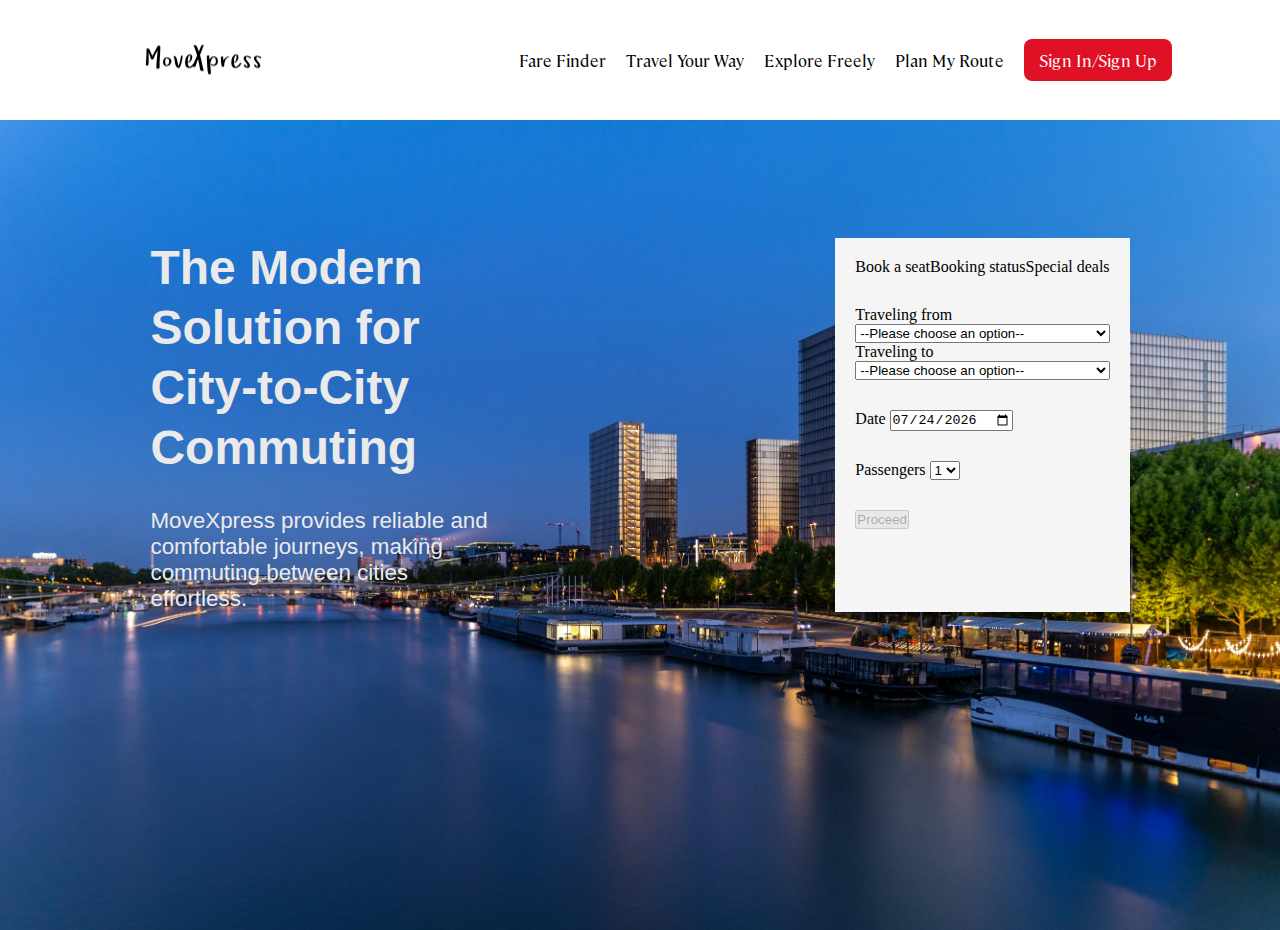
<file: index.html>
<!DOCTYPE html>
<html lang="en">
  <head>
    <meta charset="UTF-8" />
    <meta name="viewport" content="width=device-width, initial-scale=1.0" />
    <title>Move Xpress</title>
    <link rel="stylesheet" href="css/style.css" />
    <script defer src="scripts/script.js"></script>
    <script defer src="scripts/booking.js"></script>
  </head>

  <body>
    <nav class="nav-bar">
      <a class="logo-link" href="#">
        <div class="logo">
          <img class="logo-img" src="images/cropped.png" alt="logo" /></div
      ></a>

      <div class="nav-links">
        <li>Fare Finder</li>
        <li>Travel Your Way</li>
        <li>Explore Freely</li>
        <li>Plan My Route</li>
        <li class="login">Sign In/Sign Up</li>
      </div>
    </nav>

    <main class="home-main">
      <div class="main-container">
        <div class="welcome-wrapper">
          <p class="welcome-title">
            The Modern Solution for City-to-City Commuting
          </p>
          <p class="welcome-text">
            MoveXpress provides reliable and comfortable journeys, making
            commuting between cities effortless.
          </p>
        </div>

        <div class="start-booking-container">
          <div class="top-header-wrapper">
            <li class="top-header">Book a seat</li>
            <li class="top-header">Booking status</li>
            <li class="top-header">Special deals</li>
          </div>

          <div class="booking-section">
            <div class="route-wrapper">
              <label for="travel-route">Traveling from</label>

              <select name="from-routes" class="from-route-select">
                <option value="" disabled selected>
                  --Please choose an option--
                </option>
                <option value="lagos">Lagos => Ojota</option>
                <option value="abuja">Abuja => Jabi</option>
                <option value="oyigbo">Port Harcourt => Mile 1</option>
                <option value="ibadan">Ibadan => Dugbe</option>
                <option value="enugu">Enugu => Old Park</option>
                <option value="ife">Ife => Mayfair</option>
                <option value="calabar">Calabar => Marian</option>
                <option value="onitsha">Onitsha => Upper Iweka</option>
                <option value="kaduna">Kaduna => Sabo</option>
                <option value="benin-city">Benin => Ugbowo</option>
              </select>

              <label for="travel-route">Traveling to</label>

              <select name="to-routes" class="to-route-select">
                <option value="" disabled selected>
                  --Please choose an option--
                </option>
                <option value="lagos">Lagos => Ojota</option>
                <option value="abuja">Abuja => Jabi</option>
                <option value="oyigbo">Port Harcourt => Mile 1</option>
                <option value="ibadan">Ibadan => Dugbe</option>
                <option value="enugu">Enugu => Old Park</option>
                <option value="ife">Ife => Mayfair</option>
                <option value="calabar">Calabar => Marian</option>
                <option value="onitsha">Onitsha => Upper Iweka</option>
                <option value="kaduna">Kaduna => Sabo</option>
                <option value="benin-city">Benin => Ugbowo</option>
              </select>

              <p class="error-message"></p>
            </div>

            <div class="date-wrapper">
              <label for="date">Date</label>
              <input class="route-date" type="date" />
              <p class="error-message"></p>
            </div>

            <div class="passengers-section">
              <label for="passengers">Passengers</label>

              <select name="passenger" class="passengers-number">
                <option value="1">1</option>
                <option value="2">2</option>
                <option value="3">3</option>
                <option value="4">4</option>
              </select>
            </div>

            <div class="proceed-button-wrapper">
              <button class="proceed-button" disabled>Proceed</button>

              <p class="loading-message" style="display: none">Loading</p>
            </div>
          </div>
        </div>
      </div>
    </main>
  </body>
</html>
</file>
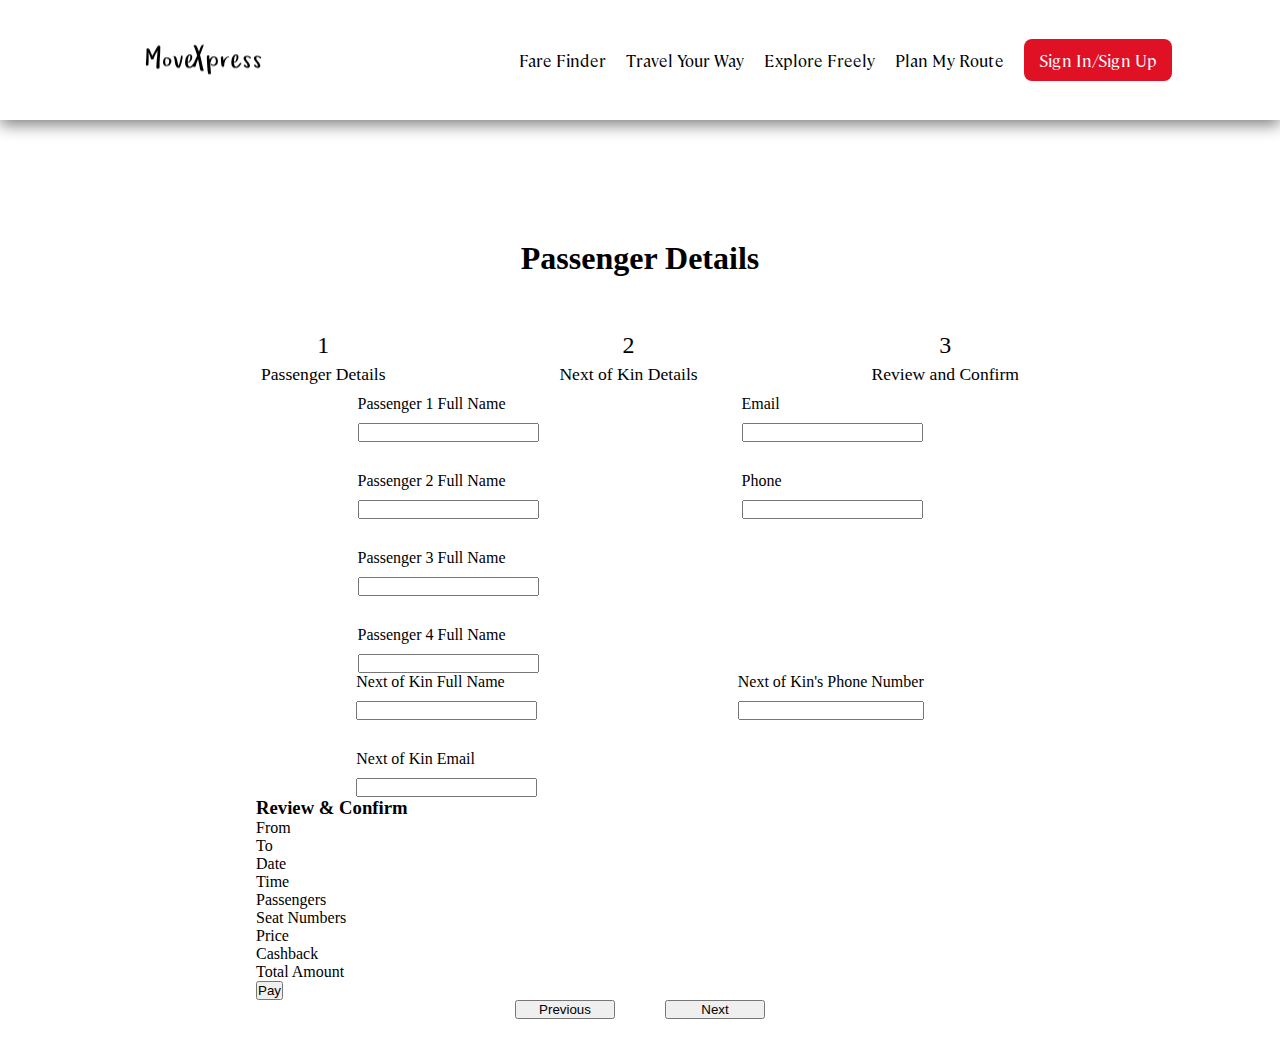
<file: finish-booking.html>
<!DOCTYPE html>
<html lang="en">
  <head>
    <meta charset="UTF-8" />
    <meta name="viewport" content="width=device-width, initial-scale=1.0" />
    <title>Move Xpress</title>
    <link rel="stylesheet" href="css/style.css" />
    <script defer src="scripts/script.js"></script>
    <script defer src="scripts/finish-booking.js"></script>
  </head>
  <body>
    <nav class="nav-bar">
      <a class="logo-link" href="index.html">
        <div class="logo">
          <img class="logo-img" src="images/cropped.png" alt="logo" />
        </div>
      </a>

      <div class="nav-links">
        <li>Fare Finder</li>
        <li>Travel Your Way</li>
        <li>Explore Freely</li>
        <li>Plan My Route</li>
        <li class="login">Sign In/Sign Up</li>
      </div>
    </nav>

    <main class="select-bus-main">
      <h1>Passenger Details</h1>

      <div class="passenger-details-container">
        <div class="passenger-details-wrapper">
          <div class="breadcrumbs-container">
            <div class="progress-bar"></div>

            <div class="step-wrapper">
              <p class="step-number">1</p>
              <p class="step-info">Passenger Details</p>
            </div>

            <div class="step-wrapper">
              <p class="step-number">2</p>
              <p class="step-info">Next of Kin Details</p>
            </div>

            <div class="step-wrapper">
              <p class="step-number">3</p>
              <p class="step-info">Review and Confirm</p>
            </div>
          </div>

          <div class="passenger-details hidden">
            <div class="names-wrapper">
              <div class="passenger-name">
                <label for="name">Passenger 1 Full Name</label>
                <input type="text" />
              </div>
              <div class="passenger-name">
                <label for="name">Passenger 2 Full Name</label>
                <input type="text" />
              </div>
              <div class="passenger-name">
                <label for="name">Passenger 3 Full Name</label>
                <input type="text" />
              </div>
              <div class="passenger-name">
                <label for="name">Passenger 4 Full Name</label>
                <input type="text" />
              </div>
            </div>

            <div class="passenger-info">
              <div class="info-wrapper">
                <label for="email">Email</label>
                <input class="user-email" type="text" />
              </div>

              <div class="info-wrapper">
                <label for="phone-number">Phone</label>
                <input class="user-phone" type="text" />
              </div>
            </div>
          </div>

          <div class="next-of-kin-details passenger-details hidden">
            <div class="names-wrapper">
              <div class="passenger-name">
                <label for="name">Next of Kin Full Name</label>
                <input class="next-of-kin-name" type="text" />
              </div>
              <div class="passenger-name">
                <label for="email">Next of Kin Email</label>
                <input class="next-of-kin-email" type="text" />
              </div>
            </div>

            <div class="passenger-info">
              <div class="info-wrapper">
                <label for="text">Next of Kin's Phone Number</label>
                <input class="next-of-kin-phone" type="text" />
              </div>
            </div>
          </div>

          <div class="review-and-confirm">
            <div class="review-and-confirm-wrapper">
              <h3>Review & Confirm</h3>

              <div class="review-detail-wrapper">
                <p class="review-detail">From</p>
                <p class="review-detail">To</p>
                <p class="review-detail">Date</p>
                <p class="review-detail">Time</p>
                <p class="review-detail">Passengers</p>
                <p class="review-detail">Seat Numbers</p>
                <p class="review-detail">Price</p>
                <p class="review-detail">Cashback</p>
                <p class="review-detail">Total Amount</p>
              </div>
            </div>

            <button>Pay</button>
          </div>
        </div>
      </div>

      <div class="progress-buttons">
        <button class="previous">Previous</button>
        <button class="next">Next</button>
      </div>
    </main>
  </body>
</html>
</file>
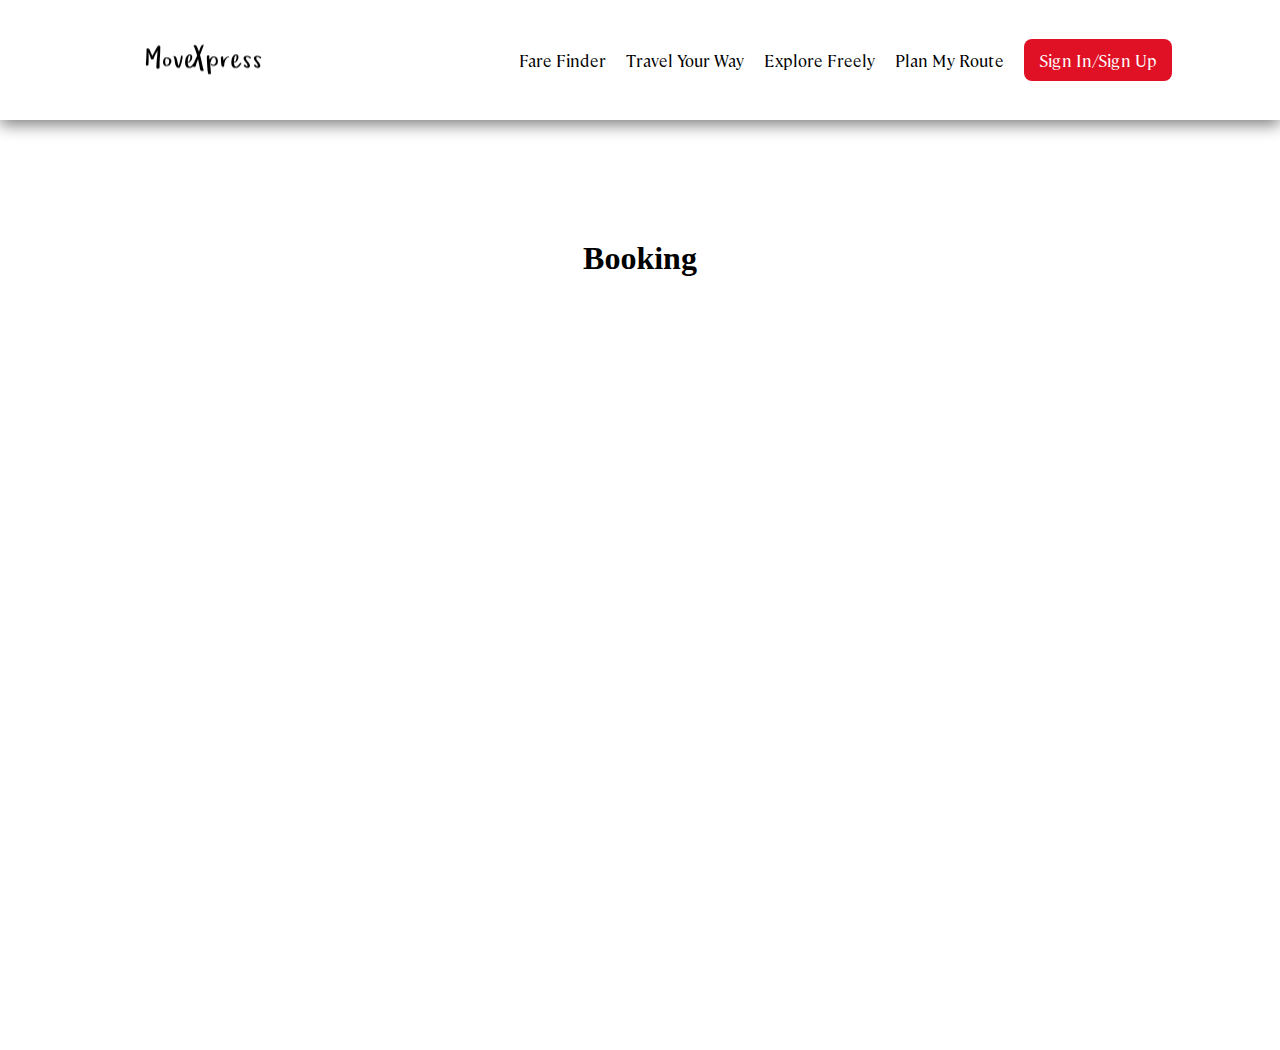
<file: select-bus.html>
<!DOCTYPE html>
<html lang="en">
  <head>
    <meta charset="UTF-8" />
    <meta name="viewport" content="width=device-width, initial-scale=1.0" />
    <title>Move Xpress</title>
    <link rel="stylesheet" href="css/style.css" />
    <script defer src="scripts/script.js"></script>
    <script defer src="scripts/create-booking.js"></script>
  </head>
  <body>
    <nav class="nav-bar">
      <a class="logo-link" href="index.html">
        <div class="logo">
          <img class="logo-img" src="images/cropped.png" alt="logo" />
        </div>
      </a>

      <div class="nav-links">
        <li>Fare Finder</li>
        <li>Travel Your Way</li>
        <li>Explore Freely</li>
        <li>Plan My Route</li>
        <li class="login">Sign In/Sign Up</li>
      </div>
    </nav>

    <main class="select-bus-main">
      <h1>Booking</h1>
      <div class="booking-info-container"></div>

      <div class="bus-info-container hidden"></div>

      <div class="select-seats-container hidden">
        <div class="seats-availability">
          <div class="seats-availability-wrapper">
            <img src="images/seat_available.svg" alt="" />
            <p>Available</p>
          </div>

          <div class="seats-availability-wrapper">
            <img src="images/seat_clicked.svg" alt="" />
            <p>Selected</p>
          </div>

          <div class="seats-availability-wrapper">
            <img src="images/seat_taken.svg" alt="" />
            <p>Taken</p>
          </div>
        </div>

        <div class="driver-row">
          <img src="images/steering_wheel.svg" alt="" />
        </div>

        <div class="confirm-seats-wrapper">
          <button class="confirm-seats-button">Continue</button>
        </div>
      </div>

      <div class="overlay hidden"></div>
    </main>
  </body>
</html>
</file>
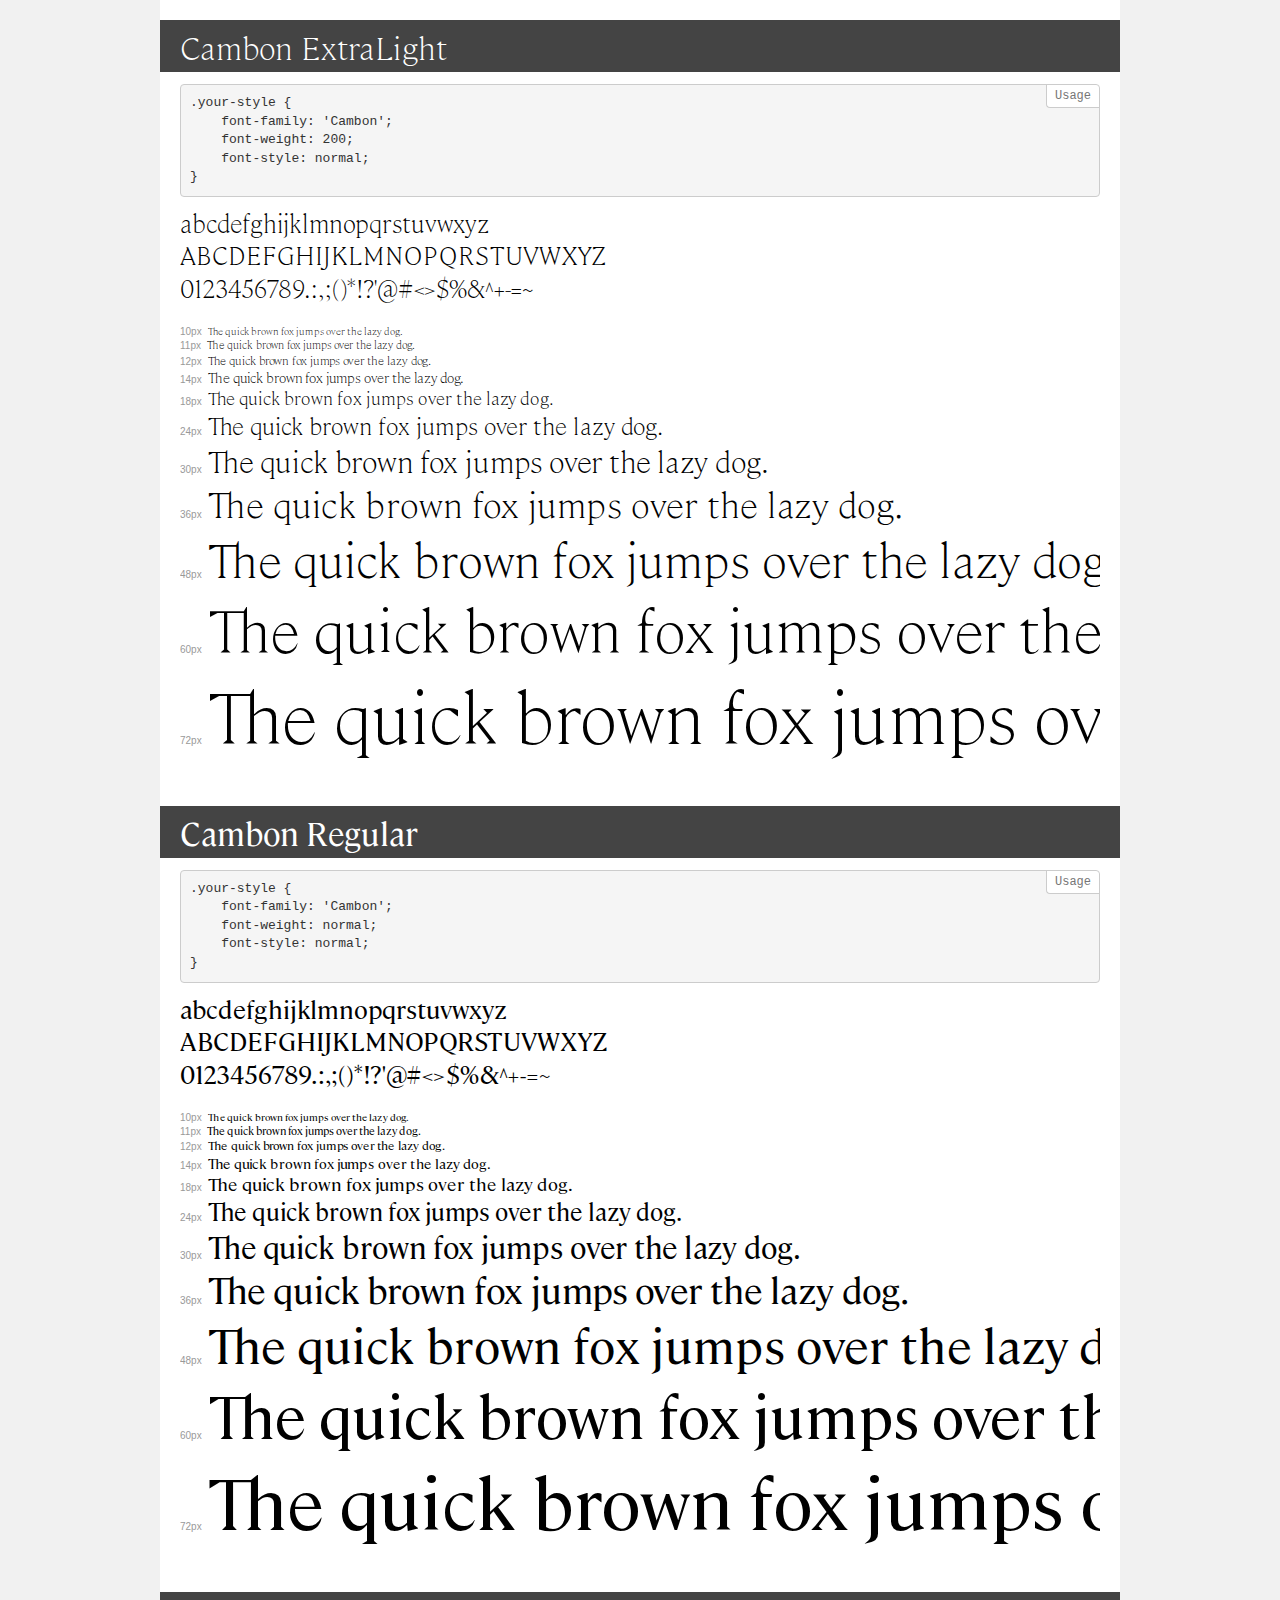
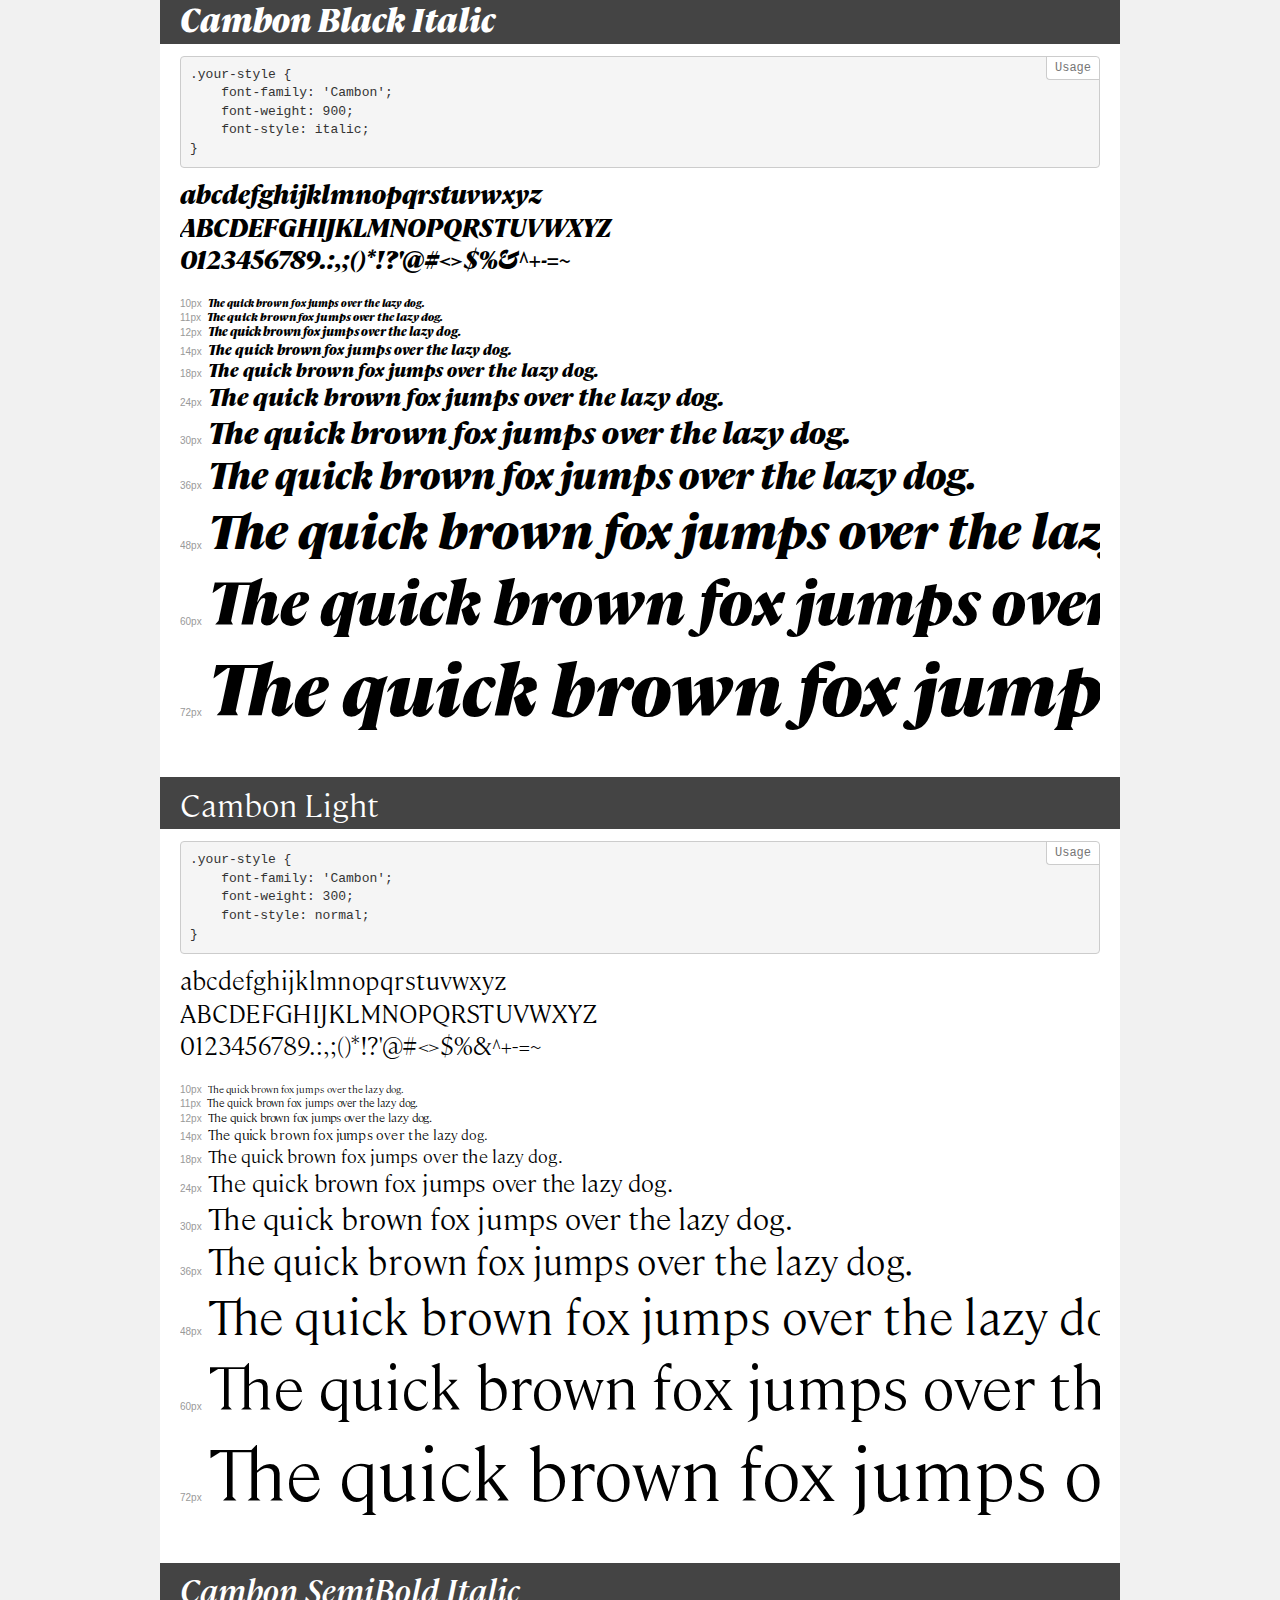
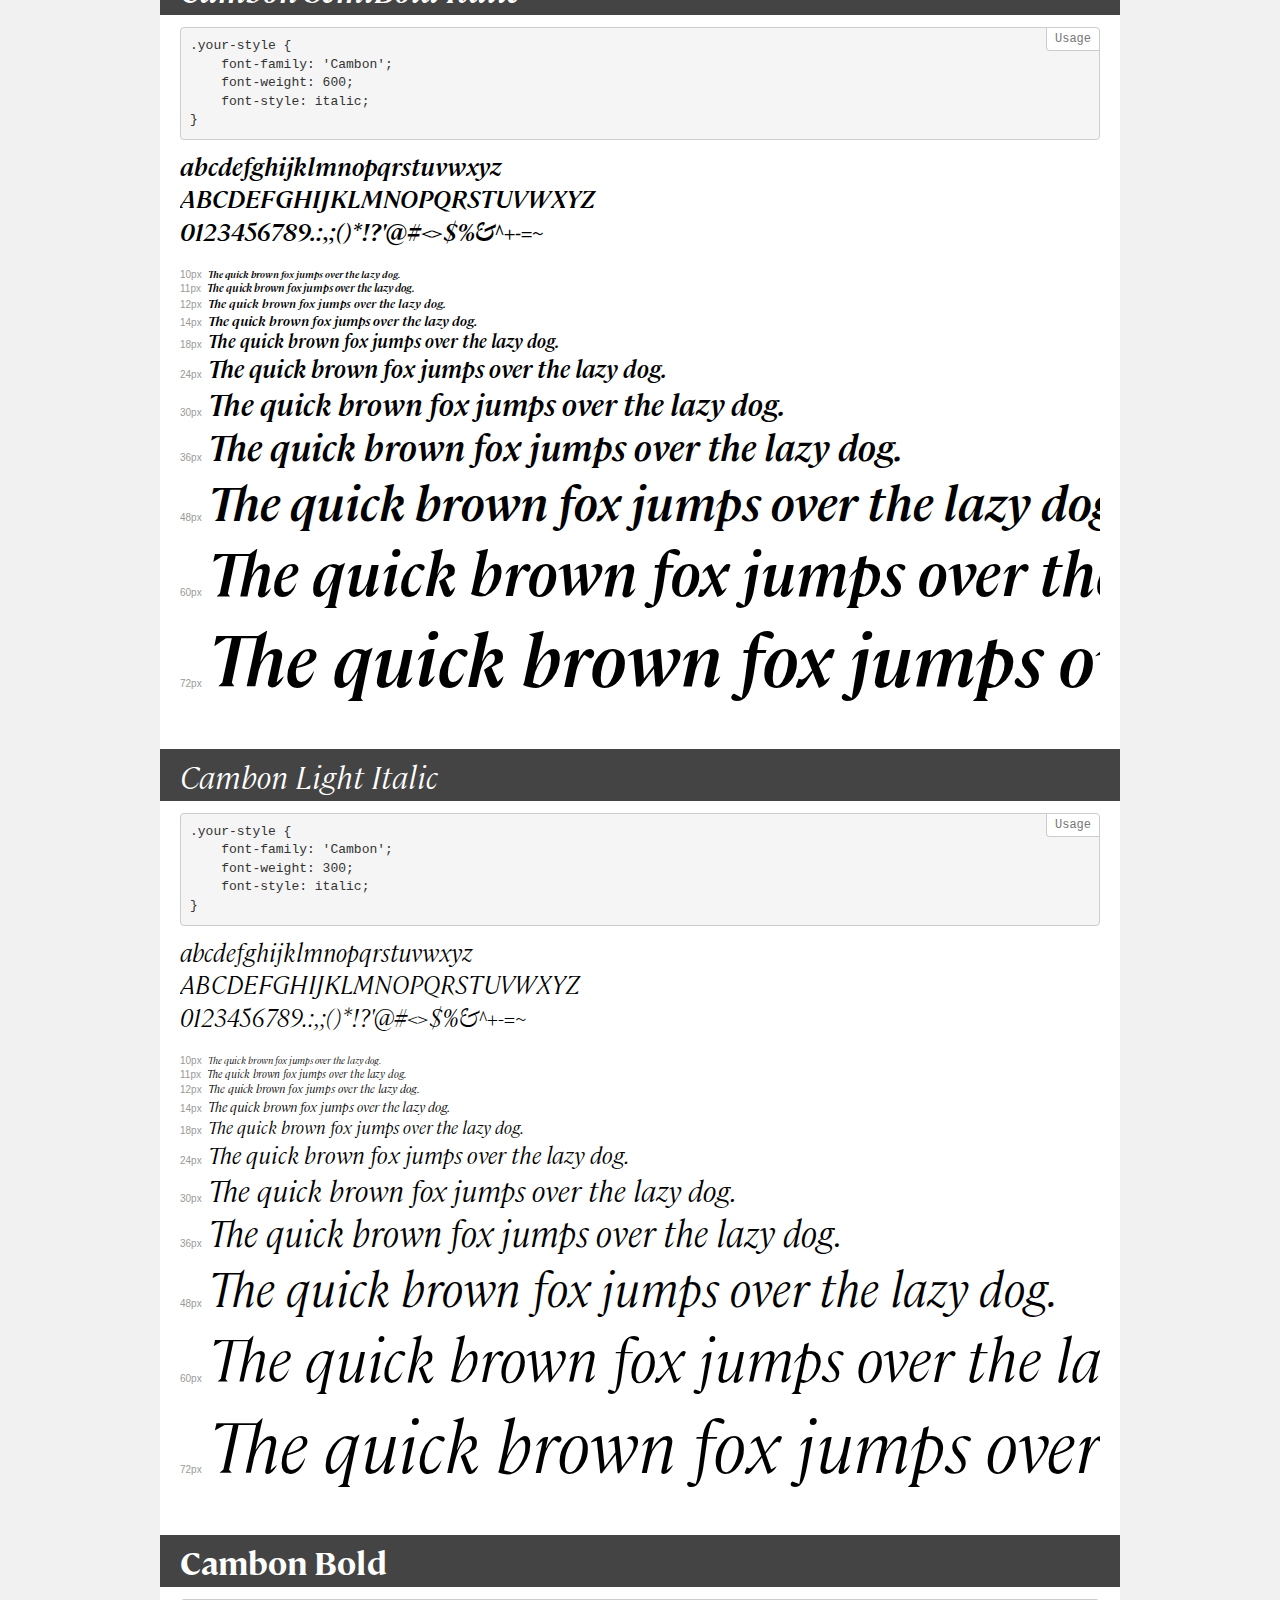
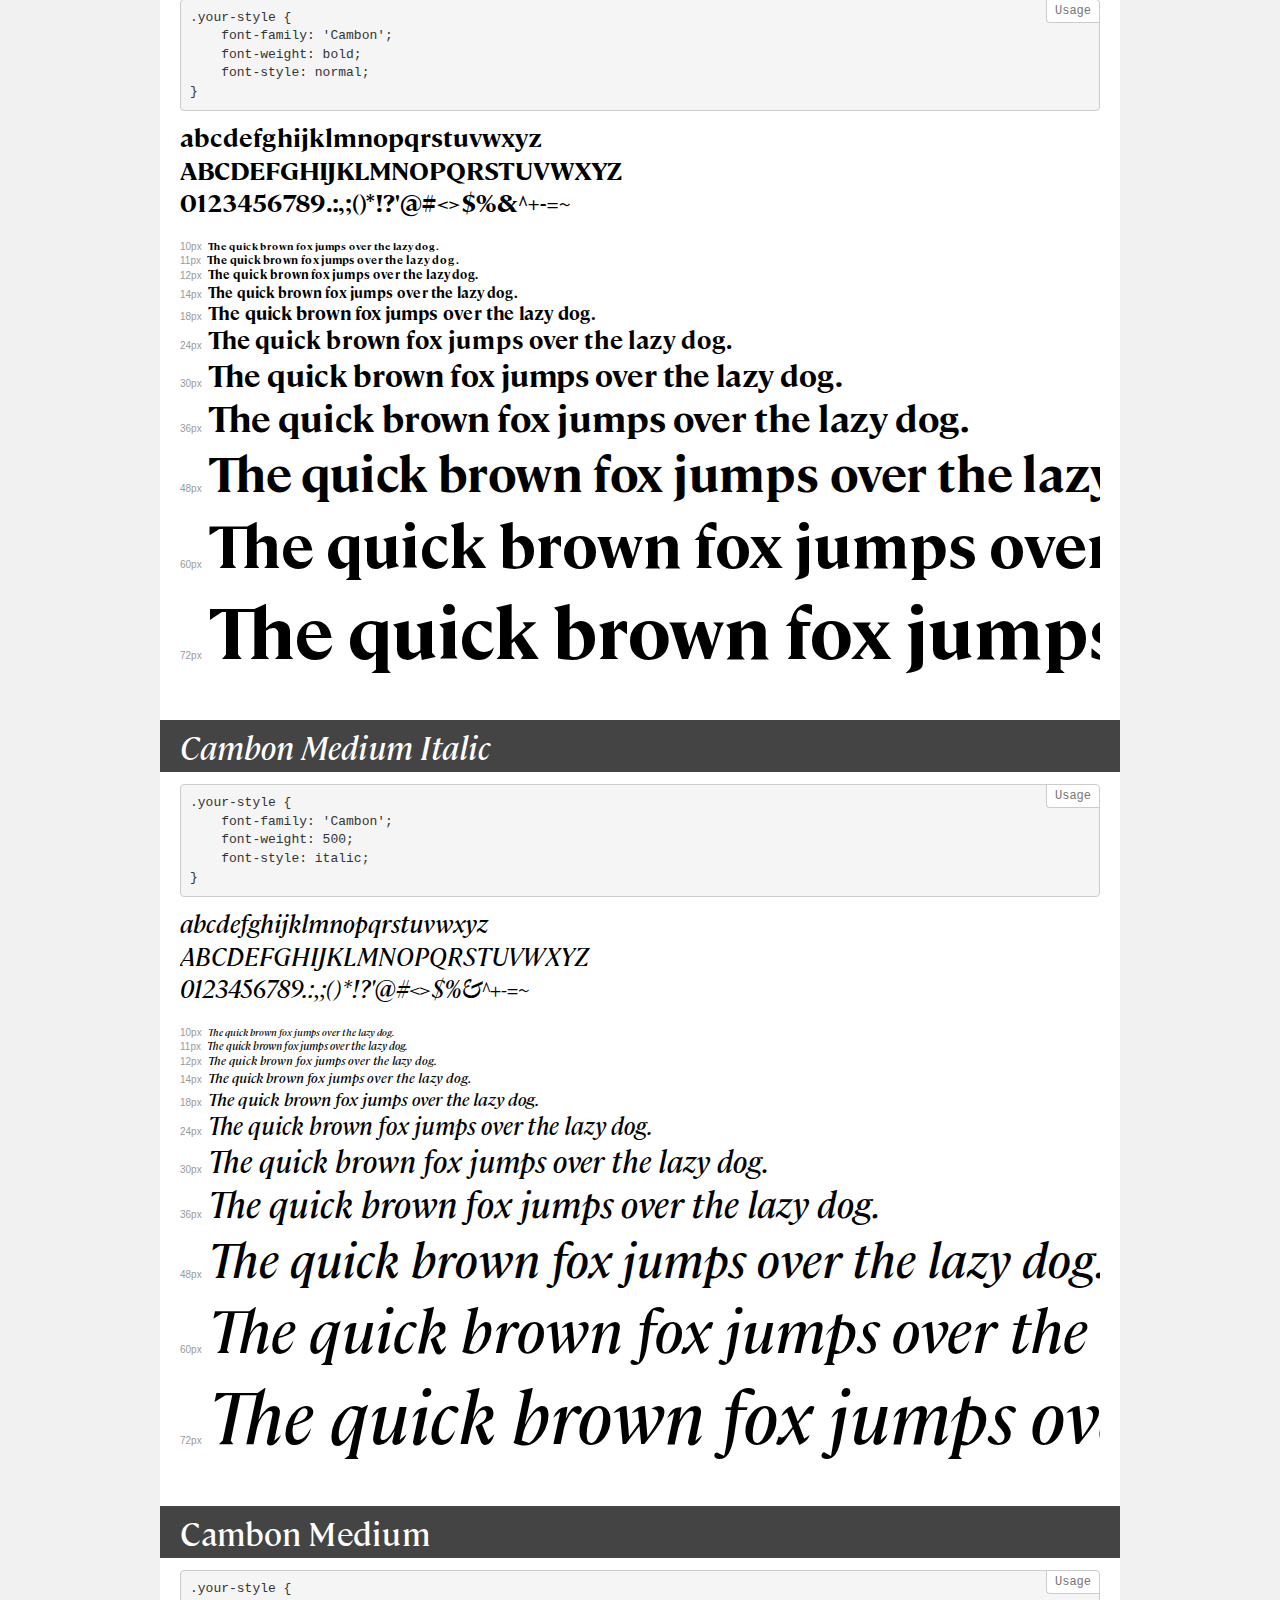
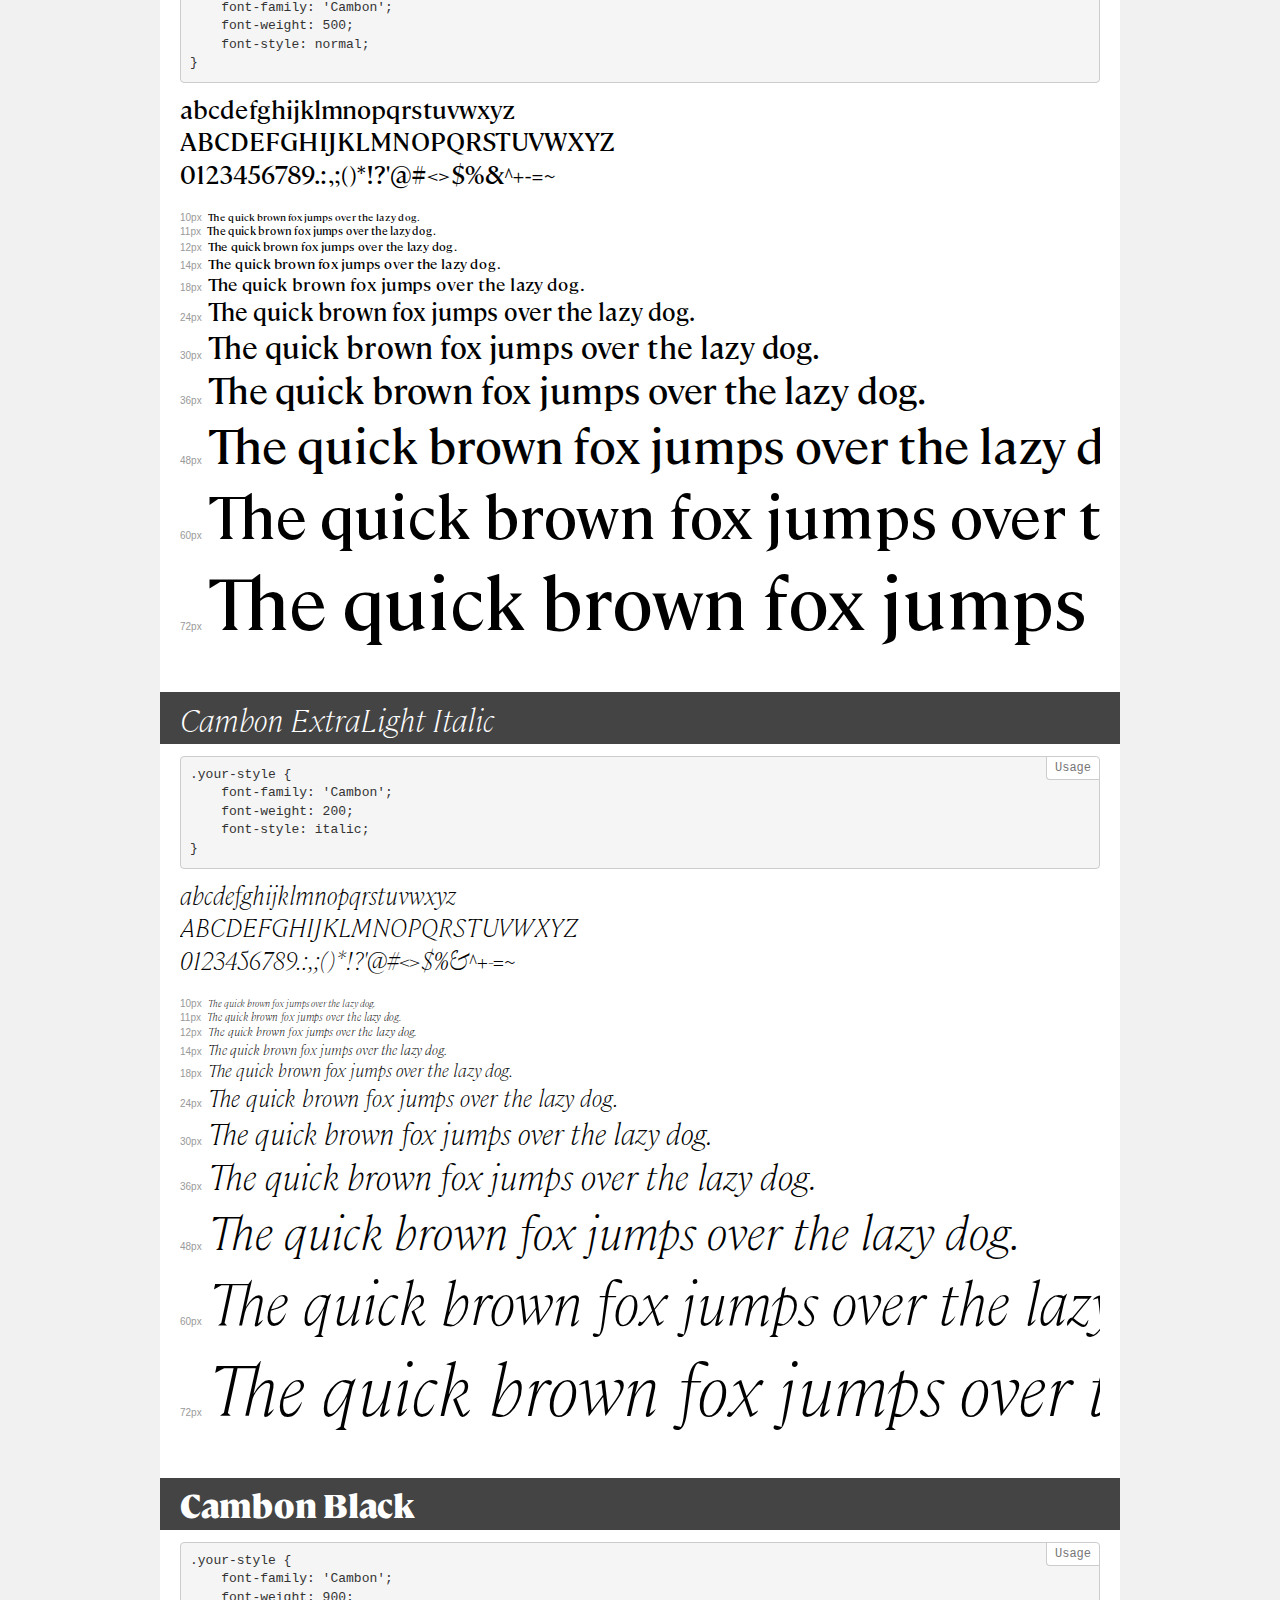
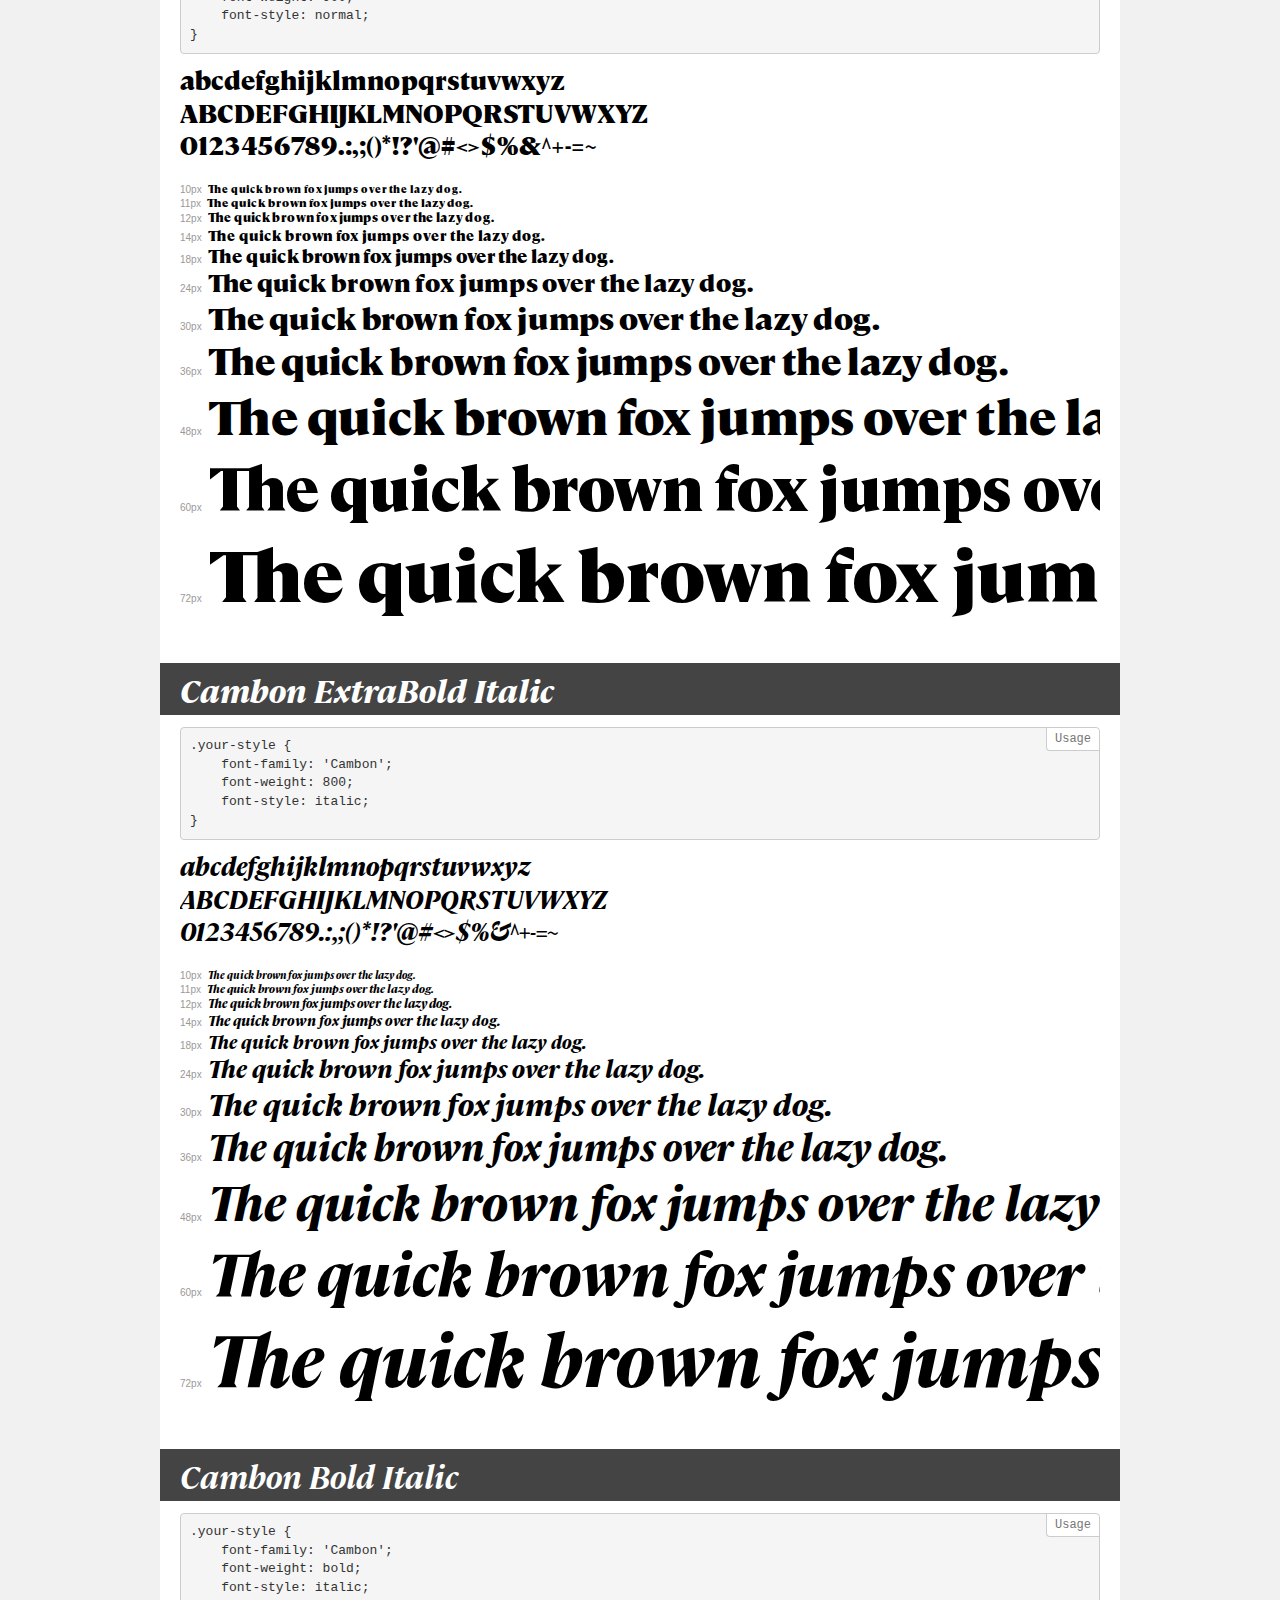
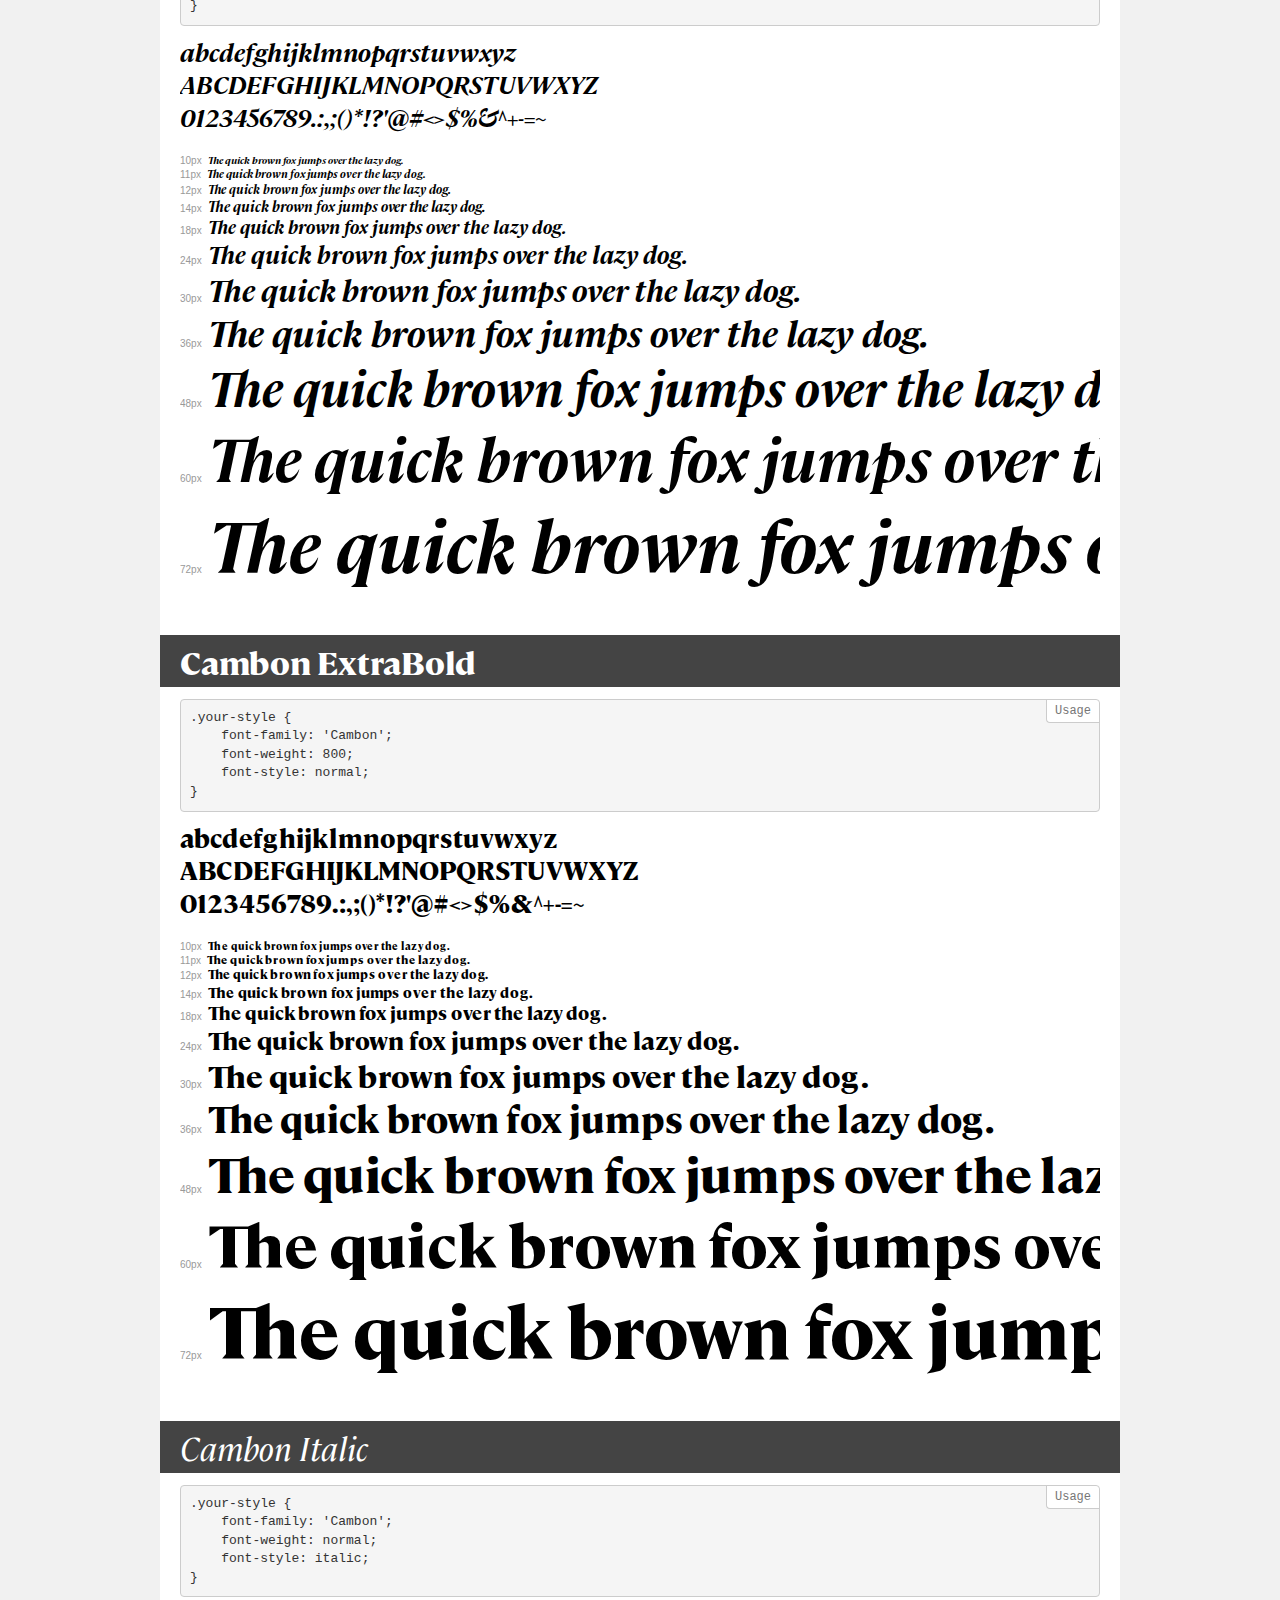
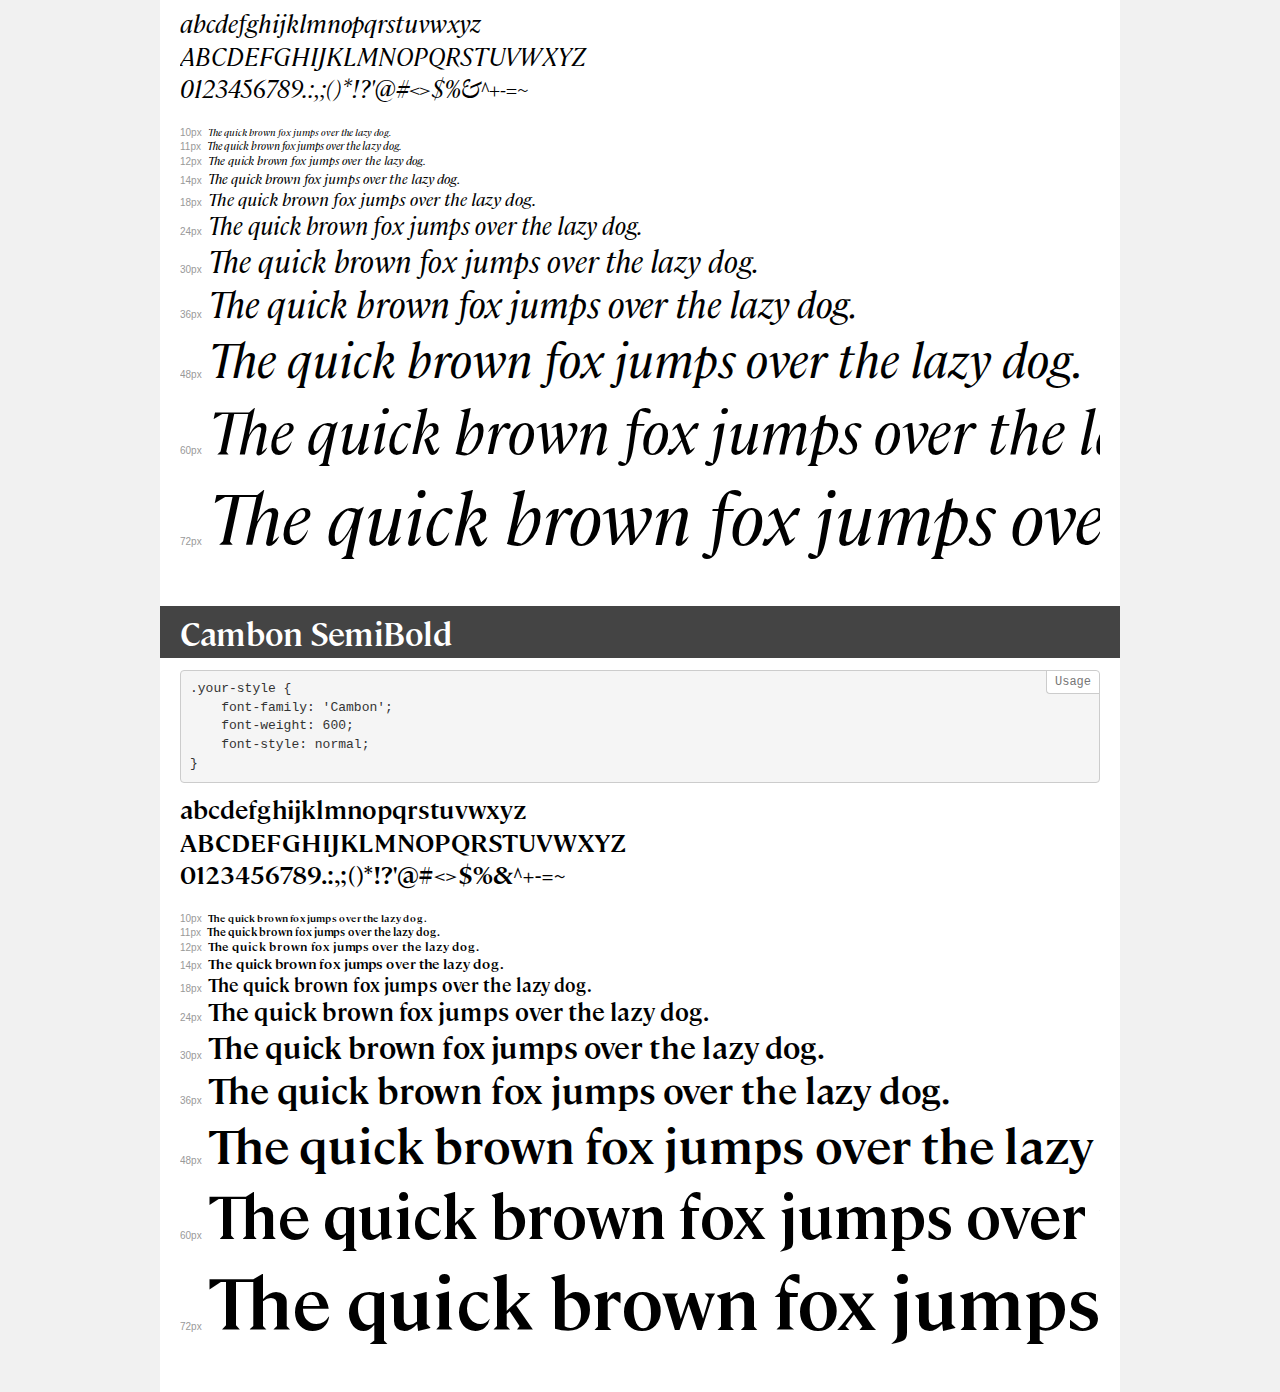
<file: fonts/cambon/demo.html>
<!DOCTYPE html>
<html>
<head>
    <meta charset="utf-8">
    <meta http-equiv="X-UA-Compatible" content="IE=edge">
    <meta name="viewport" content="width=device-width, initial-scale=1">
    <meta name="robots" content="noindex, noarchive">
    <meta name="format-detection" content="telephone=no">
    <title>Transfonter demo</title>
    <link href="stylesheet.css" rel="stylesheet">
    <style>
        /*
        http://meyerweb.com/eric/tools/css/reset/
        v2.0 | 20110126
        License: none (public domain)
        */
        html, body, div, span, applet, object, iframe,
        h1, h2, h3, h4, h5, h6, p, blockquote, pre,
        a, abbr, acronym, address, big, cite, code,
        del, dfn, em, img, ins, kbd, q, s, samp,
        small, strike, strong, sub, sup, tt, var,
        b, u, i, center,
        dl, dt, dd, ol, ul, li,
        fieldset, form, label, legend,
        table, caption, tbody, tfoot, thead, tr, th, td,
        article, aside, canvas, details, embed,
        figure, figcaption, footer, header, hgroup,
        menu, nav, output, ruby, section, summary,
        time, mark, audio, video {
            margin: 0;
            padding: 0;
            border: 0;
            font-size: 100%;
            font: inherit;
            vertical-align: baseline;
        }
        /* HTML5 display-role reset for older browsers */
        article, aside, details, figcaption, figure,
        footer, header, hgroup, menu, nav, section {
            display: block;
        }
        body {
            line-height: 1;
        }
        ol, ul {
            list-style: none;
        }
        blockquote, q {
            quotes: none;
        }
        blockquote:before, blockquote:after,
        q:before, q:after {
            content: '';
            content: none;
        }
        table {
            border-collapse: collapse;
            border-spacing: 0;
        }
        /* common styles */
        body {
            background: #f1f1f1;
            color: #000;
        }
        .page {
            background: #fff;
            width: 920px;
            margin: 0 auto;
            padding: 20px 20px 0 20px;
            overflow: hidden;
        }
        .font-container {
            overflow-x: auto;
            overflow-y: hidden;
            margin-bottom: 40px;
            line-height: 1.3;
            white-space: nowrap;
            padding-bottom: 5px;
        }
        h1 {
            position: relative;
            background: #444;
            font-size: 32px;
            color: #fff;
            padding: 10px 20px;
            margin: 0 -20px 12px -20px;
        }
        .letters {
            font-size: 25px;
            margin-bottom: 20px;
        }
        .s10:before {
            content: '10px';
        }
        .s11:before {
            content: '11px';
        }
        .s12:before {
            content: '12px';
        }
        .s14:before {
            content: '14px';
        }
        .s18:before {
            content: '18px';
        }
        .s24:before {
            content: '24px';
        }
        .s30:before {
            content: '30px';
        }
        .s36:before {
            content: '36px';
        }
        .s48:before {
            content: '48px';
        }
        .s60:before {
            content: '60px';
        }
        .s72:before {
            content: '72px';
        }
        .s10:before, .s11:before, .s12:before, .s14:before,
        .s18:before, .s24:before, .s30:before, .s36:before,
        .s48:before, .s60:before, .s72:before {
            font-family: Arial, sans-serif;
            font-size: 10px;
            font-weight: normal;
            font-style: normal;
            color: #999;
            padding-right: 6px;
        }
        pre {
            display: block;
            position: relative;
            padding: 9px;
            margin: 0 0 10px;
            font-family: Monaco, Menlo, Consolas, "Courier New", monospace !important;
            font-size: 13px;
            line-height: 1.428571429;
            color: #333;
            font-weight: normal !important;
            font-style: normal !important;
            background-color: #f5f5f5;
            border: 1px solid #ccc;
            overflow-x: auto;
            border-radius: 4px;
        }
        pre:after {
            display: block;
            position: absolute;
            right: 0;
            top: 0;
            content: 'Usage';
            line-height: 1;
            padding: 5px 8px;
            font-size: 12px;
            color: #767676;
            background-color: #fff;
            border: 1px solid #ccc;
            border-right: none;
            border-top: none;
            border-radius: 0 4px 0 4px;
            z-index: 10;
        }
        /* responsive */
        @media (max-width: 959px) {
            .page {
                width: auto;
                margin: 0;
            }
        }
    </style>
</head>
<body>
<div class="page">
    <div class="demo" style="font-family: 'Cambon'; font-weight: 200; font-style: normal;">
        <h1>Cambon ExtraLight</h1>
        <pre>.your-style {
    font-family: 'Cambon';
    font-weight: 200;
    font-style: normal;
}</pre>
        <div class="font-container">
            <p class="letters">
                abcdefghijklmnopqrstuvwxyz<br>
ABCDEFGHIJKLMNOPQRSTUVWXYZ<br>
                0123456789.:,;()*!?'@#<>$%&^+-=~
            </p>
            <p class="s10" style="font-size: 10px;">The quick brown fox jumps over the lazy dog.</p>
            <p class="s11" style="font-size: 11px;">The quick brown fox jumps over the lazy dog.</p>
            <p class="s12" style="font-size: 12px;">The quick brown fox jumps over the lazy dog.</p>
            <p class="s14" style="font-size: 14px;">The quick brown fox jumps over the lazy dog.</p>
            <p class="s18" style="font-size: 18px;">The quick brown fox jumps over the lazy dog.</p>
            <p class="s24" style="font-size: 24px;">The quick brown fox jumps over the lazy dog.</p>
            <p class="s30" style="font-size: 30px;">The quick brown fox jumps over the lazy dog.</p>
            <p class="s36" style="font-size: 36px;">The quick brown fox jumps over the lazy dog.</p>
            <p class="s48" style="font-size: 48px;">The quick brown fox jumps over the lazy dog.</p>
            <p class="s60" style="font-size: 60px;">The quick brown fox jumps over the lazy dog.</p>
            <p class="s72" style="font-size: 72px;">The quick brown fox jumps over the lazy dog.</p>
        </div>
    </div>
    <div class="demo" style="font-family: 'Cambon'; font-weight: normal; font-style: normal;">
        <h1>Cambon Regular</h1>
        <pre>.your-style {
    font-family: 'Cambon';
    font-weight: normal;
    font-style: normal;
}</pre>
        <div class="font-container">
            <p class="letters">
                abcdefghijklmnopqrstuvwxyz<br>
ABCDEFGHIJKLMNOPQRSTUVWXYZ<br>
                0123456789.:,;()*!?'@#<>$%&^+-=~
            </p>
            <p class="s10" style="font-size: 10px;">The quick brown fox jumps over the lazy dog.</p>
            <p class="s11" style="font-size: 11px;">The quick brown fox jumps over the lazy dog.</p>
            <p class="s12" style="font-size: 12px;">The quick brown fox jumps over the lazy dog.</p>
            <p class="s14" style="font-size: 14px;">The quick brown fox jumps over the lazy dog.</p>
            <p class="s18" style="font-size: 18px;">The quick brown fox jumps over the lazy dog.</p>
            <p class="s24" style="font-size: 24px;">The quick brown fox jumps over the lazy dog.</p>
            <p class="s30" style="font-size: 30px;">The quick brown fox jumps over the lazy dog.</p>
            <p class="s36" style="font-size: 36px;">The quick brown fox jumps over the lazy dog.</p>
            <p class="s48" style="font-size: 48px;">The quick brown fox jumps over the lazy dog.</p>
            <p class="s60" style="font-size: 60px;">The quick brown fox jumps over the lazy dog.</p>
            <p class="s72" style="font-size: 72px;">The quick brown fox jumps over the lazy dog.</p>
        </div>
    </div>
    <div class="demo" style="font-family: 'Cambon'; font-weight: 900; font-style: italic;">
        <h1>Cambon Black Italic</h1>
        <pre>.your-style {
    font-family: 'Cambon';
    font-weight: 900;
    font-style: italic;
}</pre>
        <div class="font-container">
            <p class="letters">
                abcdefghijklmnopqrstuvwxyz<br>
ABCDEFGHIJKLMNOPQRSTUVWXYZ<br>
                0123456789.:,;()*!?'@#<>$%&^+-=~
            </p>
            <p class="s10" style="font-size: 10px;">The quick brown fox jumps over the lazy dog.</p>
            <p class="s11" style="font-size: 11px;">The quick brown fox jumps over the lazy dog.</p>
            <p class="s12" style="font-size: 12px;">The quick brown fox jumps over the lazy dog.</p>
            <p class="s14" style="font-size: 14px;">The quick brown fox jumps over the lazy dog.</p>
            <p class="s18" style="font-size: 18px;">The quick brown fox jumps over the lazy dog.</p>
            <p class="s24" style="font-size: 24px;">The quick brown fox jumps over the lazy dog.</p>
            <p class="s30" style="font-size: 30px;">The quick brown fox jumps over the lazy dog.</p>
            <p class="s36" style="font-size: 36px;">The quick brown fox jumps over the lazy dog.</p>
            <p class="s48" style="font-size: 48px;">The quick brown fox jumps over the lazy dog.</p>
            <p class="s60" style="font-size: 60px;">The quick brown fox jumps over the lazy dog.</p>
            <p class="s72" style="font-size: 72px;">The quick brown fox jumps over the lazy dog.</p>
        </div>
    </div>
    <div class="demo" style="font-family: 'Cambon'; font-weight: 300; font-style: normal;">
        <h1>Cambon Light</h1>
        <pre>.your-style {
    font-family: 'Cambon';
    font-weight: 300;
    font-style: normal;
}</pre>
        <div class="font-container">
            <p class="letters">
                abcdefghijklmnopqrstuvwxyz<br>
ABCDEFGHIJKLMNOPQRSTUVWXYZ<br>
                0123456789.:,;()*!?'@#<>$%&^+-=~
            </p>
            <p class="s10" style="font-size: 10px;">The quick brown fox jumps over the lazy dog.</p>
            <p class="s11" style="font-size: 11px;">The quick brown fox jumps over the lazy dog.</p>
            <p class="s12" style="font-size: 12px;">The quick brown fox jumps over the lazy dog.</p>
            <p class="s14" style="font-size: 14px;">The quick brown fox jumps over the lazy dog.</p>
            <p class="s18" style="font-size: 18px;">The quick brown fox jumps over the lazy dog.</p>
            <p class="s24" style="font-size: 24px;">The quick brown fox jumps over the lazy dog.</p>
            <p class="s30" style="font-size: 30px;">The quick brown fox jumps over the lazy dog.</p>
            <p class="s36" style="font-size: 36px;">The quick brown fox jumps over the lazy dog.</p>
            <p class="s48" style="font-size: 48px;">The quick brown fox jumps over the lazy dog.</p>
            <p class="s60" style="font-size: 60px;">The quick brown fox jumps over the lazy dog.</p>
            <p class="s72" style="font-size: 72px;">The quick brown fox jumps over the lazy dog.</p>
        </div>
    </div>
    <div class="demo" style="font-family: 'Cambon'; font-weight: 600; font-style: italic;">
        <h1>Cambon SemiBold Italic</h1>
        <pre>.your-style {
    font-family: 'Cambon';
    font-weight: 600;
    font-style: italic;
}</pre>
        <div class="font-container">
            <p class="letters">
                abcdefghijklmnopqrstuvwxyz<br>
ABCDEFGHIJKLMNOPQRSTUVWXYZ<br>
                0123456789.:,;()*!?'@#<>$%&^+-=~
            </p>
            <p class="s10" style="font-size: 10px;">The quick brown fox jumps over the lazy dog.</p>
            <p class="s11" style="font-size: 11px;">The quick brown fox jumps over the lazy dog.</p>
            <p class="s12" style="font-size: 12px;">The quick brown fox jumps over the lazy dog.</p>
            <p class="s14" style="font-size: 14px;">The quick brown fox jumps over the lazy dog.</p>
            <p class="s18" style="font-size: 18px;">The quick brown fox jumps over the lazy dog.</p>
            <p class="s24" style="font-size: 24px;">The quick brown fox jumps over the lazy dog.</p>
            <p class="s30" style="font-size: 30px;">The quick brown fox jumps over the lazy dog.</p>
            <p class="s36" style="font-size: 36px;">The quick brown fox jumps over the lazy dog.</p>
            <p class="s48" style="font-size: 48px;">The quick brown fox jumps over the lazy dog.</p>
            <p class="s60" style="font-size: 60px;">The quick brown fox jumps over the lazy dog.</p>
            <p class="s72" style="font-size: 72px;">The quick brown fox jumps over the lazy dog.</p>
        </div>
    </div>
    <div class="demo" style="font-family: 'Cambon'; font-weight: 300; font-style: italic;">
        <h1>Cambon Light Italic</h1>
        <pre>.your-style {
    font-family: 'Cambon';
    font-weight: 300;
    font-style: italic;
}</pre>
        <div class="font-container">
            <p class="letters">
                abcdefghijklmnopqrstuvwxyz<br>
ABCDEFGHIJKLMNOPQRSTUVWXYZ<br>
                0123456789.:,;()*!?'@#<>$%&^+-=~
            </p>
            <p class="s10" style="font-size: 10px;">The quick brown fox jumps over the lazy dog.</p>
            <p class="s11" style="font-size: 11px;">The quick brown fox jumps over the lazy dog.</p>
            <p class="s12" style="font-size: 12px;">The quick brown fox jumps over the lazy dog.</p>
            <p class="s14" style="font-size: 14px;">The quick brown fox jumps over the lazy dog.</p>
            <p class="s18" style="font-size: 18px;">The quick brown fox jumps over the lazy dog.</p>
            <p class="s24" style="font-size: 24px;">The quick brown fox jumps over the lazy dog.</p>
            <p class="s30" style="font-size: 30px;">The quick brown fox jumps over the lazy dog.</p>
            <p class="s36" style="font-size: 36px;">The quick brown fox jumps over the lazy dog.</p>
            <p class="s48" style="font-size: 48px;">The quick brown fox jumps over the lazy dog.</p>
            <p class="s60" style="font-size: 60px;">The quick brown fox jumps over the lazy dog.</p>
            <p class="s72" style="font-size: 72px;">The quick brown fox jumps over the lazy dog.</p>
        </div>
    </div>
    <div class="demo" style="font-family: 'Cambon'; font-weight: bold; font-style: normal;">
        <h1>Cambon Bold</h1>
        <pre>.your-style {
    font-family: 'Cambon';
    font-weight: bold;
    font-style: normal;
}</pre>
        <div class="font-container">
            <p class="letters">
                abcdefghijklmnopqrstuvwxyz<br>
ABCDEFGHIJKLMNOPQRSTUVWXYZ<br>
                0123456789.:,;()*!?'@#<>$%&^+-=~
            </p>
            <p class="s10" style="font-size: 10px;">The quick brown fox jumps over the lazy dog.</p>
            <p class="s11" style="font-size: 11px;">The quick brown fox jumps over the lazy dog.</p>
            <p class="s12" style="font-size: 12px;">The quick brown fox jumps over the lazy dog.</p>
            <p class="s14" style="font-size: 14px;">The quick brown fox jumps over the lazy dog.</p>
            <p class="s18" style="font-size: 18px;">The quick brown fox jumps over the lazy dog.</p>
            <p class="s24" style="font-size: 24px;">The quick brown fox jumps over the lazy dog.</p>
            <p class="s30" style="font-size: 30px;">The quick brown fox jumps over the lazy dog.</p>
            <p class="s36" style="font-size: 36px;">The quick brown fox jumps over the lazy dog.</p>
            <p class="s48" style="font-size: 48px;">The quick brown fox jumps over the lazy dog.</p>
            <p class="s60" style="font-size: 60px;">The quick brown fox jumps over the lazy dog.</p>
            <p class="s72" style="font-size: 72px;">The quick brown fox jumps over the lazy dog.</p>
        </div>
    </div>
    <div class="demo" style="font-family: 'Cambon'; font-weight: 500; font-style: italic;">
        <h1>Cambon Medium Italic</h1>
        <pre>.your-style {
    font-family: 'Cambon';
    font-weight: 500;
    font-style: italic;
}</pre>
        <div class="font-container">
            <p class="letters">
                abcdefghijklmnopqrstuvwxyz<br>
ABCDEFGHIJKLMNOPQRSTUVWXYZ<br>
                0123456789.:,;()*!?'@#<>$%&^+-=~
            </p>
            <p class="s10" style="font-size: 10px;">The quick brown fox jumps over the lazy dog.</p>
            <p class="s11" style="font-size: 11px;">The quick brown fox jumps over the lazy dog.</p>
            <p class="s12" style="font-size: 12px;">The quick brown fox jumps over the lazy dog.</p>
            <p class="s14" style="font-size: 14px;">The quick brown fox jumps over the lazy dog.</p>
            <p class="s18" style="font-size: 18px;">The quick brown fox jumps over the lazy dog.</p>
            <p class="s24" style="font-size: 24px;">The quick brown fox jumps over the lazy dog.</p>
            <p class="s30" style="font-size: 30px;">The quick brown fox jumps over the lazy dog.</p>
            <p class="s36" style="font-size: 36px;">The quick brown fox jumps over the lazy dog.</p>
            <p class="s48" style="font-size: 48px;">The quick brown fox jumps over the lazy dog.</p>
            <p class="s60" style="font-size: 60px;">The quick brown fox jumps over the lazy dog.</p>
            <p class="s72" style="font-size: 72px;">The quick brown fox jumps over the lazy dog.</p>
        </div>
    </div>
    <div class="demo" style="font-family: 'Cambon'; font-weight: 500; font-style: normal;">
        <h1>Cambon Medium</h1>
        <pre>.your-style {
    font-family: 'Cambon';
    font-weight: 500;
    font-style: normal;
}</pre>
        <div class="font-container">
            <p class="letters">
                abcdefghijklmnopqrstuvwxyz<br>
ABCDEFGHIJKLMNOPQRSTUVWXYZ<br>
                0123456789.:,;()*!?'@#<>$%&^+-=~
            </p>
            <p class="s10" style="font-size: 10px;">The quick brown fox jumps over the lazy dog.</p>
            <p class="s11" style="font-size: 11px;">The quick brown fox jumps over the lazy dog.</p>
            <p class="s12" style="font-size: 12px;">The quick brown fox jumps over the lazy dog.</p>
            <p class="s14" style="font-size: 14px;">The quick brown fox jumps over the lazy dog.</p>
            <p class="s18" style="font-size: 18px;">The quick brown fox jumps over the lazy dog.</p>
            <p class="s24" style="font-size: 24px;">The quick brown fox jumps over the lazy dog.</p>
            <p class="s30" style="font-size: 30px;">The quick brown fox jumps over the lazy dog.</p>
            <p class="s36" style="font-size: 36px;">The quick brown fox jumps over the lazy dog.</p>
            <p class="s48" style="font-size: 48px;">The quick brown fox jumps over the lazy dog.</p>
            <p class="s60" style="font-size: 60px;">The quick brown fox jumps over the lazy dog.</p>
            <p class="s72" style="font-size: 72px;">The quick brown fox jumps over the lazy dog.</p>
        </div>
    </div>
    <div class="demo" style="font-family: 'Cambon'; font-weight: 200; font-style: italic;">
        <h1>Cambon ExtraLight Italic</h1>
        <pre>.your-style {
    font-family: 'Cambon';
    font-weight: 200;
    font-style: italic;
}</pre>
        <div class="font-container">
            <p class="letters">
                abcdefghijklmnopqrstuvwxyz<br>
ABCDEFGHIJKLMNOPQRSTUVWXYZ<br>
                0123456789.:,;()*!?'@#<>$%&^+-=~
            </p>
            <p class="s10" style="font-size: 10px;">The quick brown fox jumps over the lazy dog.</p>
            <p class="s11" style="font-size: 11px;">The quick brown fox jumps over the lazy dog.</p>
            <p class="s12" style="font-size: 12px;">The quick brown fox jumps over the lazy dog.</p>
            <p class="s14" style="font-size: 14px;">The quick brown fox jumps over the lazy dog.</p>
            <p class="s18" style="font-size: 18px;">The quick brown fox jumps over the lazy dog.</p>
            <p class="s24" style="font-size: 24px;">The quick brown fox jumps over the lazy dog.</p>
            <p class="s30" style="font-size: 30px;">The quick brown fox jumps over the lazy dog.</p>
            <p class="s36" style="font-size: 36px;">The quick brown fox jumps over the lazy dog.</p>
            <p class="s48" style="font-size: 48px;">The quick brown fox jumps over the lazy dog.</p>
            <p class="s60" style="font-size: 60px;">The quick brown fox jumps over the lazy dog.</p>
            <p class="s72" style="font-size: 72px;">The quick brown fox jumps over the lazy dog.</p>
        </div>
    </div>
    <div class="demo" style="font-family: 'Cambon'; font-weight: 900; font-style: normal;">
        <h1>Cambon Black</h1>
        <pre>.your-style {
    font-family: 'Cambon';
    font-weight: 900;
    font-style: normal;
}</pre>
        <div class="font-container">
            <p class="letters">
                abcdefghijklmnopqrstuvwxyz<br>
ABCDEFGHIJKLMNOPQRSTUVWXYZ<br>
                0123456789.:,;()*!?'@#<>$%&^+-=~
            </p>
            <p class="s10" style="font-size: 10px;">The quick brown fox jumps over the lazy dog.</p>
            <p class="s11" style="font-size: 11px;">The quick brown fox jumps over the lazy dog.</p>
            <p class="s12" style="font-size: 12px;">The quick brown fox jumps over the lazy dog.</p>
            <p class="s14" style="font-size: 14px;">The quick brown fox jumps over the lazy dog.</p>
            <p class="s18" style="font-size: 18px;">The quick brown fox jumps over the lazy dog.</p>
            <p class="s24" style="font-size: 24px;">The quick brown fox jumps over the lazy dog.</p>
            <p class="s30" style="font-size: 30px;">The quick brown fox jumps over the lazy dog.</p>
            <p class="s36" style="font-size: 36px;">The quick brown fox jumps over the lazy dog.</p>
            <p class="s48" style="font-size: 48px;">The quick brown fox jumps over the lazy dog.</p>
            <p class="s60" style="font-size: 60px;">The quick brown fox jumps over the lazy dog.</p>
            <p class="s72" style="font-size: 72px;">The quick brown fox jumps over the lazy dog.</p>
        </div>
    </div>
    <div class="demo" style="font-family: 'Cambon'; font-weight: 800; font-style: italic;">
        <h1>Cambon ExtraBold Italic</h1>
        <pre>.your-style {
    font-family: 'Cambon';
    font-weight: 800;
    font-style: italic;
}</pre>
        <div class="font-container">
            <p class="letters">
                abcdefghijklmnopqrstuvwxyz<br>
ABCDEFGHIJKLMNOPQRSTUVWXYZ<br>
                0123456789.:,;()*!?'@#<>$%&^+-=~
            </p>
            <p class="s10" style="font-size: 10px;">The quick brown fox jumps over the lazy dog.</p>
            <p class="s11" style="font-size: 11px;">The quick brown fox jumps over the lazy dog.</p>
            <p class="s12" style="font-size: 12px;">The quick brown fox jumps over the lazy dog.</p>
            <p class="s14" style="font-size: 14px;">The quick brown fox jumps over the lazy dog.</p>
            <p class="s18" style="font-size: 18px;">The quick brown fox jumps over the lazy dog.</p>
            <p class="s24" style="font-size: 24px;">The quick brown fox jumps over the lazy dog.</p>
            <p class="s30" style="font-size: 30px;">The quick brown fox jumps over the lazy dog.</p>
            <p class="s36" style="font-size: 36px;">The quick brown fox jumps over the lazy dog.</p>
            <p class="s48" style="font-size: 48px;">The quick brown fox jumps over the lazy dog.</p>
            <p class="s60" style="font-size: 60px;">The quick brown fox jumps over the lazy dog.</p>
            <p class="s72" style="font-size: 72px;">The quick brown fox jumps over the lazy dog.</p>
        </div>
    </div>
    <div class="demo" style="font-family: 'Cambon'; font-weight: bold; font-style: italic;">
        <h1>Cambon Bold Italic</h1>
        <pre>.your-style {
    font-family: 'Cambon';
    font-weight: bold;
    font-style: italic;
}</pre>
        <div class="font-container">
            <p class="letters">
                abcdefghijklmnopqrstuvwxyz<br>
ABCDEFGHIJKLMNOPQRSTUVWXYZ<br>
                0123456789.:,;()*!?'@#<>$%&^+-=~
            </p>
            <p class="s10" style="font-size: 10px;">The quick brown fox jumps over the lazy dog.</p>
            <p class="s11" style="font-size: 11px;">The quick brown fox jumps over the lazy dog.</p>
            <p class="s12" style="font-size: 12px;">The quick brown fox jumps over the lazy dog.</p>
            <p class="s14" style="font-size: 14px;">The quick brown fox jumps over the lazy dog.</p>
            <p class="s18" style="font-size: 18px;">The quick brown fox jumps over the lazy dog.</p>
            <p class="s24" style="font-size: 24px;">The quick brown fox jumps over the lazy dog.</p>
            <p class="s30" style="font-size: 30px;">The quick brown fox jumps over the lazy dog.</p>
            <p class="s36" style="font-size: 36px;">The quick brown fox jumps over the lazy dog.</p>
            <p class="s48" style="font-size: 48px;">The quick brown fox jumps over the lazy dog.</p>
            <p class="s60" style="font-size: 60px;">The quick brown fox jumps over the lazy dog.</p>
            <p class="s72" style="font-size: 72px;">The quick brown fox jumps over the lazy dog.</p>
        </div>
    </div>
    <div class="demo" style="font-family: 'Cambon'; font-weight: 800; font-style: normal;">
        <h1>Cambon ExtraBold</h1>
        <pre>.your-style {
    font-family: 'Cambon';
    font-weight: 800;
    font-style: normal;
}</pre>
        <div class="font-container">
            <p class="letters">
                abcdefghijklmnopqrstuvwxyz<br>
ABCDEFGHIJKLMNOPQRSTUVWXYZ<br>
                0123456789.:,;()*!?'@#<>$%&^+-=~
            </p>
            <p class="s10" style="font-size: 10px;">The quick brown fox jumps over the lazy dog.</p>
            <p class="s11" style="font-size: 11px;">The quick brown fox jumps over the lazy dog.</p>
            <p class="s12" style="font-size: 12px;">The quick brown fox jumps over the lazy dog.</p>
            <p class="s14" style="font-size: 14px;">The quick brown fox jumps over the lazy dog.</p>
            <p class="s18" style="font-size: 18px;">The quick brown fox jumps over the lazy dog.</p>
            <p class="s24" style="font-size: 24px;">The quick brown fox jumps over the lazy dog.</p>
            <p class="s30" style="font-size: 30px;">The quick brown fox jumps over the lazy dog.</p>
            <p class="s36" style="font-size: 36px;">The quick brown fox jumps over the lazy dog.</p>
            <p class="s48" style="font-size: 48px;">The quick brown fox jumps over the lazy dog.</p>
            <p class="s60" style="font-size: 60px;">The quick brown fox jumps over the lazy dog.</p>
            <p class="s72" style="font-size: 72px;">The quick brown fox jumps over the lazy dog.</p>
        </div>
    </div>
    <div class="demo" style="font-family: 'Cambon'; font-weight: normal; font-style: italic;">
        <h1>Cambon Italic</h1>
        <pre>.your-style {
    font-family: 'Cambon';
    font-weight: normal;
    font-style: italic;
}</pre>
        <div class="font-container">
            <p class="letters">
                abcdefghijklmnopqrstuvwxyz<br>
ABCDEFGHIJKLMNOPQRSTUVWXYZ<br>
                0123456789.:,;()*!?'@#<>$%&^+-=~
            </p>
            <p class="s10" style="font-size: 10px;">The quick brown fox jumps over the lazy dog.</p>
            <p class="s11" style="font-size: 11px;">The quick brown fox jumps over the lazy dog.</p>
            <p class="s12" style="font-size: 12px;">The quick brown fox jumps over the lazy dog.</p>
            <p class="s14" style="font-size: 14px;">The quick brown fox jumps over the lazy dog.</p>
            <p class="s18" style="font-size: 18px;">The quick brown fox jumps over the lazy dog.</p>
            <p class="s24" style="font-size: 24px;">The quick brown fox jumps over the lazy dog.</p>
            <p class="s30" style="font-size: 30px;">The quick brown fox jumps over the lazy dog.</p>
            <p class="s36" style="font-size: 36px;">The quick brown fox jumps over the lazy dog.</p>
            <p class="s48" style="font-size: 48px;">The quick brown fox jumps over the lazy dog.</p>
            <p class="s60" style="font-size: 60px;">The quick brown fox jumps over the lazy dog.</p>
            <p class="s72" style="font-size: 72px;">The quick brown fox jumps over the lazy dog.</p>
        </div>
    </div>
    <div class="demo" style="font-family: 'Cambon'; font-weight: 600; font-style: normal;">
        <h1>Cambon SemiBold</h1>
        <pre>.your-style {
    font-family: 'Cambon';
    font-weight: 600;
    font-style: normal;
}</pre>
        <div class="font-container">
            <p class="letters">
                abcdefghijklmnopqrstuvwxyz<br>
ABCDEFGHIJKLMNOPQRSTUVWXYZ<br>
                0123456789.:,;()*!?'@#<>$%&^+-=~
            </p>
            <p class="s10" style="font-size: 10px;">The quick brown fox jumps over the lazy dog.</p>
            <p class="s11" style="font-size: 11px;">The quick brown fox jumps over the lazy dog.</p>
            <p class="s12" style="font-size: 12px;">The quick brown fox jumps over the lazy dog.</p>
            <p class="s14" style="font-size: 14px;">The quick brown fox jumps over the lazy dog.</p>
            <p class="s18" style="font-size: 18px;">The quick brown fox jumps over the lazy dog.</p>
            <p class="s24" style="font-size: 24px;">The quick brown fox jumps over the lazy dog.</p>
            <p class="s30" style="font-size: 30px;">The quick brown fox jumps over the lazy dog.</p>
            <p class="s36" style="font-size: 36px;">The quick brown fox jumps over the lazy dog.</p>
            <p class="s48" style="font-size: 48px;">The quick brown fox jumps over the lazy dog.</p>
            <p class="s60" style="font-size: 60px;">The quick brown fox jumps over the lazy dog.</p>
            <p class="s72" style="font-size: 72px;">The quick brown fox jumps over the lazy dog.</p>
        </div>
    </div>
</div>
</body>
</html>
</file>
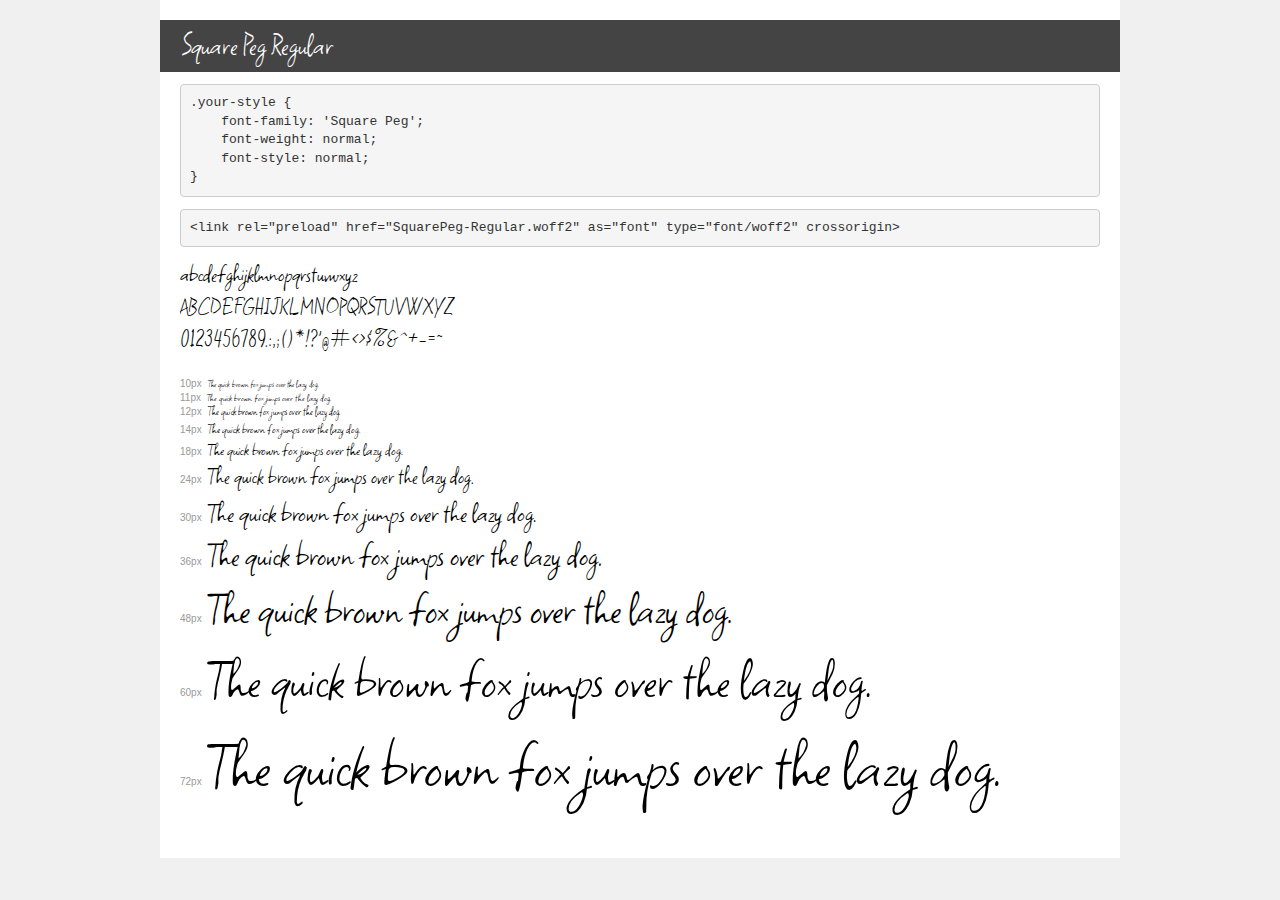
<file: fonts/square_peg/demo.html>
<!DOCTYPE html>
<html lang="en">
<head>
    <meta charset="utf-8">
    <meta http-equiv="X-UA-Compatible" content="IE=edge">
    <meta name="viewport" content="width=device-width, initial-scale=1">
    <meta name="robots" content="noindex, noarchive">
    <meta name="format-detection" content="telephone=no">
    <title>Transfonter demo</title>
    <link href="stylesheet.css" rel="stylesheet">
    <style>
        /*
        http://meyerweb.com/eric/tools/css/reset/
        v2.0 | 20110126
        License: none (public domain)
        */
        html, body, div, span, applet, object, iframe,
        h1, h2, h3, h4, h5, h6, p, blockquote, pre,
        a, abbr, acronym, address, big, cite, code,
        del, dfn, em, img, ins, kbd, q, s, samp,
        small, strike, strong, sub, sup, tt, var,
        b, u, i, center,
        dl, dt, dd, ol, ul, li,
        fieldset, form, label, legend,
        table, caption, tbody, tfoot, thead, tr, th, td,
        article, aside, canvas, details, embed,
        figure, figcaption, footer, header, hgroup,
        menu, nav, output, ruby, section, summary,
        time, mark, audio, video {
            margin: 0;
            padding: 0;
            border: 0;
            font-size: 100%;
            font: inherit;
            vertical-align: baseline;
        }
        /* HTML5 display-role reset for older browsers */
        article, aside, details, figcaption, figure,
        footer, header, hgroup, menu, nav, section {
            display: block;
        }
        body {
            line-height: 1;
        }
        ol, ul {
            list-style: none;
        }
        blockquote, q {
            quotes: none;
        }
        blockquote:before, blockquote:after,
        q:before, q:after {
            content: '';
            content: none;
        }
        table {
            border-collapse: collapse;
            border-spacing: 0;
        }
        /* demo styles */
        body {
            background: #f0f0f0;
            color: #000;
        }
        .page {
            background: #fff;
            width: 920px;
            margin: 0 auto;
            padding: 20px 20px 0 20px;
            overflow: hidden;
        }
        .font-container {
            overflow-x: auto;
            overflow-y: hidden;
            margin-bottom: 40px;
            line-height: 1.3;
            white-space: nowrap;
            padding-bottom: 5px;
        }
        h1 {
            position: relative;
            background: #444;
            font-size: 32px;
            color: #fff;
            padding: 10px 20px;
            margin: 0 -20px 12px -20px;
        }
        .letters {
            font-size: 25px;
            margin-bottom: 20px;
        }
        .s10:before {
            content: '10px';
        }
        .s11:before {
            content: '11px';
        }
        .s12:before {
            content: '12px';
        }
        .s14:before {
            content: '14px';
        }
        .s18:before {
            content: '18px';
        }
        .s24:before {
            content: '24px';
        }
        .s30:before {
            content: '30px';
        }
        .s36:before {
            content: '36px';
        }
        .s48:before {
            content: '48px';
        }
        .s60:before {
            content: '60px';
        }
        .s72:before {
            content: '72px';
        }
        .s10:before, .s11:before, .s12:before, .s14:before,
        .s18:before, .s24:before, .s30:before, .s36:before,
        .s48:before, .s60:before, .s72:before {
            font-family: Arial, sans-serif;
            font-size: 10px;
            font-weight: normal;
            font-style: normal;
            color: #999;
            padding-right: 6px;
        }
        pre {
            display: block;
            padding: 9px;
            margin: 0 0 12px;
            font-family: Monaco, Menlo, Consolas, "Courier New", monospace;
            font-size: 13px;
            line-height: 1.428571429;
            color: #333;
            font-weight: normal;
            font-style: normal;
            background-color: #f5f5f5;
            border: 1px solid #ccc;
            overflow-x: auto;
            border-radius: 4px;
        }
        /* responsive */
        @media (max-width: 959px) {
            .page {
                width: auto;
                margin: 0;
            }
        }
    </style>
</head>
<body>
<div class="page">
    <div class="demo">
        <h1 style="font-family: 'Square Peg'; font-weight: normal; font-style: normal;">Square Peg Regular</h1>
        <pre title="Usage">.your-style {
    font-family: 'Square Peg';
    font-weight: normal;
    font-style: normal;
}</pre>
        <pre title="Preload (optional)">
&lt;link rel=&quot;preload&quot; href=&quot;SquarePeg-Regular.woff2&quot; as=&quot;font&quot; type=&quot;font/woff2&quot; crossorigin&gt;</pre>
        <div class="font-container" style="font-family: 'Square Peg'; font-weight: normal; font-style: normal;">
            <p class="letters">
                abcdefghijklmnopqrstuvwxyz<br>
ABCDEFGHIJKLMNOPQRSTUVWXYZ<br>
                0123456789.:,;()*!?'@#&lt;&gt;$%&^+-=~
            </p>
            <p class="s10" style="font-size: 10px;">The quick brown fox jumps over the lazy dog.</p>
            <p class="s11" style="font-size: 11px;">The quick brown fox jumps over the lazy dog.</p>
            <p class="s12" style="font-size: 12px;">The quick brown fox jumps over the lazy dog.</p>
            <p class="s14" style="font-size: 14px;">The quick brown fox jumps over the lazy dog.</p>
            <p class="s18" style="font-size: 18px;">The quick brown fox jumps over the lazy dog.</p>
            <p class="s24" style="font-size: 24px;">The quick brown fox jumps over the lazy dog.</p>
            <p class="s30" style="font-size: 30px;">The quick brown fox jumps over the lazy dog.</p>
            <p class="s36" style="font-size: 36px;">The quick brown fox jumps over the lazy dog.</p>
            <p class="s48" style="font-size: 48px;">The quick brown fox jumps over the lazy dog.</p>
            <p class="s60" style="font-size: 60px;">The quick brown fox jumps over the lazy dog.</p>
            <p class="s72" style="font-size: 72px;">The quick brown fox jumps over the lazy dog.</p>
        </div>
    </div>

</div>
</body>
</html>
</file>
<file: css/style.css>
/* General styling*/

:root {
  --title: 'Cambon';
  --text: 'Mabry Pro';
  --signature: 'Square Peg';
}

* {
  margin: 0;
  padding: 0;
  box-sizing: border-box;
  list-style: none;
  text-decoration: none;
  scroll-behavior: smooth;
}

body {
  position: relative;
}

button {
  cursor: pointer;
}

.nav-bar {
  display: flex;
  justify-content: space-around;
  height: 120px;
  box-shadow: 0 5px 15px grey;
}

.nav-links {
  display: flex;
  gap: 20px;
  justify-content: center;
  align-items: center;
  font-family: var(--title);
  font-size: 1.02rem;
}

.logo {
  display: flex;
  align-items: center;
}

.logo-link {
  display: flex;
}

.logo img {
  cursor: pointer;
}

.login {
  background: #e01025;
  color: white;
  padding: 10px 15px;
  border-radius: 8px;
}

/* HOME PAGE */

.welcome-wrapper {
  color: rgb(235, 234, 234);
  font-family: sans-serif;
  width: 30%;
  display: flex;
  flex-direction: column;
  gap: 30px;
}

.welcome-title {
  font-size: 3rem;
  font-weight: 800;
  line-height: 60px;
}

.welcome-text {
  width: 90%;
  font-size: 1.4rem;
}

.start-booking-container {
  color: white;
  background-color: #f5f5f5;
  padding: 20px;
  display: flex;
  flex-direction: column;
  gap: 30px;
}

.top-header-wrapper {
  display: flex;
}

.booking-section {
  display: flex;
  flex-direction: column;
  gap: 30px;
}

.route-wrapper {
  display: flex;
  flex-direction: column;
}

.home-main {
  background-image: url(/images/home.jpg);
  height: 90vh;
  background-position: center;
  background-repeat: no-repeat;
  background-size: cover;
  display: flex;
  align-items: center;
  justify-content: center;
}

.main-container {
  margin-bottom: 200px;
  display: flex;
  width: 100%;
  justify-content: space-around;
}

.start-booking-container {
  color: black;
}

.error-message {
  color: red;
}

.loading-message {
  color: blue;
}

.toggle-loading-color {
  color: green;
}

/* SELECT BUS PAGE */

.select-bus-main {
  display: flex;
  /* justify-content: center; */
  align-items: center;
  flex-direction: column;
  height: 90vh;
  margin-top: 120px;
}

.bus-image {
  width: 120px;
  border-radius: 50%;
  cursor: pointer;
}

.booking-info-wrapper {
  display: flex;
  gap: 100px;
  margin-top: 40px;
  position: relative;
}

.price-and-button,
.booking-info {
  display: flex;
  flex-direction: column;
  justify-content: space-between;
}

.seats-and-time {
  display: flex;
  gap: 30px;
}

.user-route-info {
  text-align: center;
}

.hidden {
  display: none;
}

.overlay {
  position: absolute;
  top: 0;
  left: 0;
  width: 100%;
  height: 100%;
  background-color: rgba(46, 46, 46, 0.6);
  backdrop-filter: blur(2px);
  z-index: 1;
  cursor: pointer;
}

.select-seats-container {
  flex-direction: column;
  width: 15%;
  /* max-width: 600px; */
  margin: 0 auto;
  background-color: #f3f3f3;
  padding: 20px;
  border-radius: 10px;
  box-shadow: 0 4px 8px rgba(0, 0, 0, 0.1);
  position: absolute;
  z-index: 2;
  transition: transform 5s ease;
}

.seats-availability,
.seats-row {
  display: flex;
  justify-content: space-between;
  width: 100%;
  margin: 10px 0;
}

.driver-row {
  display: flex;
  justify-content: flex-start;
  width: 100%;
}

.seats-row img {
  width: 50px;
  height: auto;
  cursor: pointer;
  transition: transform 0.2s ease;
}

.seats-row img:hover {
  transform: scale(1.1);
}

.confirm-seats-wrapper {
  margin-top: 20px;
  text-align: center;
}

.bus-info-container {
  position: absolute;
  background: white;
  padding: 10px;
  border: 0.5px solid;
  border-radius: 5px;
}

/* FINISH BOOKING PAGE*/

.passenger-details-container {
  width: 60%;
}

.names-wrapper {
  display: flex;
  flex-direction: column;
  gap: 30px;
}

.passenger-details {
  display: flex;
  justify-content: space-around;
}

.passenger-name {
  display: flex;
  flex-direction: column;
  gap: 10px;
}

.passenger-info {
  display: flex;
  flex-direction: column;
  gap: 30px;
}

.info-wrapper {
  display: flex;
  flex-direction: column;
  gap: 10px;
}

/* .breadcrumbs-container {
  display: flex;
  justify-content: space-between;
  margin-top: 50px;
  position: relative;
}

.progress-bar {
  height: 2px;
  background-color: black;
  width: 100%;
  position: absolute;
  bottom: 50%;
}

.step-wrapper {
  display: flex;
  gap: 20px;
  font-size: 1.2rem;
  position: relative;
  z-index: 1;
  background-color: white;
} */

.breadcrumbs-container {
  display: flex;
  justify-content: space-between;
  margin-top: 50px;
  position: relative;
}

.progress-bar {
  height: 2px;
  background-color: black;
  width: 0%;
  position: absolute;
  bottom: 50%;
  z-index: 0;
  transition: 0.3s all;
}

.step-wrapper {
  display: flex;
  flex-direction: column;
  align-items: center;
  gap: 5px;
  position: relative;
  z-index: 1;
  background: white;
  padding: 5px;
}

.step-number {
  font-size: 1.5rem;
}

.step-info {
  font-size: 1.1rem;
  padding-bottom: 5px;
}

.progress-buttons {
  display: flex;
  gap: 50px;
}

.progress-buttons button {
  width: 100px;
}

/* FONTS*/

/* CAMBON*/
@font-face {
  font-family: 'Cambon';
  src: url('/fonts/cambon/Cambon-ExtraLight.woff2') format('woff2'),
    url('//fonts/cambon/Cambon-ExtraLight.woff') format('woff'),
    url('Cambon-ExtraLight.ttf') format('truetype');
  font-weight: 200;
  font-style: normal;
}

@font-face {
  font-family: 'Cambon';
  src: url('/fonts/cambon/Cambon-Regular.woff2') format('woff2'),
    url('/fonts/cambon/Cambon-Regular.woff') format('woff');
  font-weight: normal;
  font-style: normal;
}

@font-face {
  font-family: 'Cambon';
  src: url('/fonts/cambon/Cambon-BlackItalic.woff2') format('woff2'),
    url('/fonts/cambon/Cambon-BlackItalic.woff') format('woff');
  font-weight: 900;
  font-style: italic;
}

@font-face {
  font-family: 'Cambon';
  src: url('/fonts/cambon/Cambon-Light.woff2') format('woff2'),
    url('/fonts/cambon/Cambon-Light.woff') format('woff');
  font-weight: 300;
  font-style: normal;
}

@font-face {
  font-family: 'Cambon';
  src: url('/fonts/cambon/Cambon-SemiBoldItalic.woff2') format('woff2'),
    url('/fonts/cambon/Cambon-SemiBoldItalic.woff') format('woff');
  font-weight: 600;
  font-style: italic;
}

@font-face {
  font-family: 'Cambon';
  src: url('/fonts/cambon/Cambon-LightItalic.woff2') format('woff2'),
    url('/fonts/cambon/Cambon-LightItalic.woff') format('woff');
  font-weight: 300;
  font-style: italic;
}

@font-face {
  font-family: 'Cambon';
  src: url('/fonts/cambon/Cambon-Bold.woff2') format('woff2'),
    url('/fonts/cambon/Cambon-Bold.woff') format('woff');
  font-weight: bold;
  font-style: normal;
}

@font-face {
  font-family: 'Cambon';
  src: url('/fonts/cambon/Cambon-MediumItalic.woff2') format('woff2'),
    url('/fonts/cambon/Cambon-MediumItalic.woff') format('woff');
  font-weight: 500;
  font-style: italic;
}

@font-face {
  font-family: 'Cambon';
  src: url('/fonts/cambon/Cambon-Medium.woff2') format('woff2'),
    url('/fonts/cambon/Cambon-Medium.woff') format('woff');
  font-weight: 500;
  font-style: normal;
}

@font-face {
  font-family: 'Cambon';
  src: url('/fonts/cambon/Cambon-ExtraLightItalic.woff2') format('woff2'),
    url('/fonts/cambon/Cambon-ExtraLightItalic.woff') format('woff');
  font-weight: 200;
  font-style: italic;
}

@font-face {
  font-family: 'Cambon';
  src: url('/fonts/cambon/Cambon-Black.woff2') format('woff2'),
    url('/fonts/cambon/Cambon-Black.woff') format('woff');
  font-weight: 900;
  font-style: normal;
}

@font-face {
  font-family: 'Cambon';
  src: url('/fonts/cambon/Cambon-ExtraBoldItalic.woff2') format('woff2'),
    url('/fonts/cambon/Cambon-ExtraBoldItalic.woff') format('woff');
  font-weight: 800;
  font-style: italic;
}

@font-face {
  font-family: 'Cambon';
  src: url('/fonts/cambon/Cambon-BoldItalic.woff2') format('woff2'),
    url('/fonts/cambon/Cambon-BoldItalic.woff') format('woff');
  font-weight: bold;
  font-style: italic;
}

@font-face {
  font-family: 'Cambon';
  src: url('/fonts/cambon/Cambon-ExtraBold.woff2') format('woff2'),
    url('/fonts/cambon/Cambon-ExtraBold.woff') format('woff');
  font-weight: 800;
  font-style: normal;
}

@font-face {
  font-family: 'Cambon';
  src: url('/fonts/cambon/Cambon-Italic.woff2') format('woff2'),
    url('/fonts/cambon/Cambon-Italic.woff') format('woff');
  font-weight: normal;
  font-style: italic;
}

@font-face {
  font-family: 'Cambon';
  src: url('/fonts/cambon/Cambon-SemiBold.woff2') format('woff2'),
    url('/fonts/cambon/Cambon-SemiBold.woff') format('woff');
  font-weight: 600;
  font-style: normal;
}

/* SQUARE PEG */

@font-face {
  font-family: 'Square Peg';
  src: url('/fonts/square_peg/SquarePeg-Regular.woff2') format('woff2'),
    url('/fonts/square_peg/SquarePeg-Regular.woff') format('woff');
  font-weight: normal;
  font-style: normal;
  font-display: swap;
}
</file>
<file: fonts/cambon/stylesheet.css>
@font-face {
    font-family: 'Cambon';
    src: url('Cambon-ExtraLight.eot');
    src: local('Cambon ExtraLight'), local('Cambon-ExtraLight'),
        url('Cambon-ExtraLight.eot?#iefix') format('embedded-opentype'),
        url('Cambon-ExtraLight.woff2') format('woff2'),
        url('Cambon-ExtraLight.woff') format('woff'),
        url('Cambon-ExtraLight.ttf') format('truetype');
    font-weight: 200;
    font-style: normal;
}

@font-face {
    font-family: 'Cambon';
    src: url('Cambon-Regular.eot');
    src: local('Cambon Regular'), local('Cambon-Regular'),
        url('Cambon-Regular.eot?#iefix') format('embedded-opentype'),
        url('Cambon-Regular.woff2') format('woff2'),
        url('Cambon-Regular.woff') format('woff'),
        url('Cambon-Regular.ttf') format('truetype');
    font-weight: normal;
    font-style: normal;
}

@font-face {
    font-family: 'Cambon';
    src: url('Cambon-BlackItalic.eot');
    src: local('Cambon Black Italic'), local('Cambon-BlackItalic'),
        url('Cambon-BlackItalic.eot?#iefix') format('embedded-opentype'),
        url('Cambon-BlackItalic.woff2') format('woff2'),
        url('Cambon-BlackItalic.woff') format('woff'),
        url('Cambon-BlackItalic.ttf') format('truetype');
    font-weight: 900;
    font-style: italic;
}

@font-face {
    font-family: 'Cambon';
    src: url('Cambon-Light.eot');
    src: local('Cambon Light'), local('Cambon-Light'),
        url('Cambon-Light.eot?#iefix') format('embedded-opentype'),
        url('Cambon-Light.woff2') format('woff2'),
        url('Cambon-Light.woff') format('woff'),
        url('Cambon-Light.ttf') format('truetype');
    font-weight: 300;
    font-style: normal;
}

@font-face {
    font-family: 'Cambon';
    src: url('Cambon-SemiBoldItalic.eot');
    src: local('Cambon SemiBold Italic'), local('Cambon-SemiBoldItalic'),
        url('Cambon-SemiBoldItalic.eot?#iefix') format('embedded-opentype'),
        url('Cambon-SemiBoldItalic.woff2') format('woff2'),
        url('Cambon-SemiBoldItalic.woff') format('woff'),
        url('Cambon-SemiBoldItalic.ttf') format('truetype');
    font-weight: 600;
    font-style: italic;
}

@font-face {
    font-family: 'Cambon';
    src: url('Cambon-LightItalic.eot');
    src: local('Cambon Light Italic'), local('Cambon-LightItalic'),
        url('Cambon-LightItalic.eot?#iefix') format('embedded-opentype'),
        url('Cambon-LightItalic.woff2') format('woff2'),
        url('Cambon-LightItalic.woff') format('woff'),
        url('Cambon-LightItalic.ttf') format('truetype');
    font-weight: 300;
    font-style: italic;
}

@font-face {
    font-family: 'Cambon';
    src: url('Cambon-Bold.eot');
    src: local('Cambon Bold'), local('Cambon-Bold'),
        url('Cambon-Bold.eot?#iefix') format('embedded-opentype'),
        url('Cambon-Bold.woff2') format('woff2'),
        url('Cambon-Bold.woff') format('woff'),
        url('Cambon-Bold.ttf') format('truetype');
    font-weight: bold;
    font-style: normal;
}

@font-face {
    font-family: 'Cambon';
    src: url('Cambon-MediumItalic.eot');
    src: local('Cambon Medium Italic'), local('Cambon-MediumItalic'),
        url('Cambon-MediumItalic.eot?#iefix') format('embedded-opentype'),
        url('Cambon-MediumItalic.woff2') format('woff2'),
        url('Cambon-MediumItalic.woff') format('woff'),
        url('Cambon-MediumItalic.ttf') format('truetype');
    font-weight: 500;
    font-style: italic;
}

@font-face {
    font-family: 'Cambon';
    src: url('Cambon-Medium.eot');
    src: local('Cambon Medium'), local('Cambon-Medium'),
        url('Cambon-Medium.eot?#iefix') format('embedded-opentype'),
        url('Cambon-Medium.woff2') format('woff2'),
        url('Cambon-Medium.woff') format('woff'),
        url('Cambon-Medium.ttf') format('truetype');
    font-weight: 500;
    font-style: normal;
}

@font-face {
    font-family: 'Cambon';
    src: url('Cambon-ExtraLightItalic.eot');
    src: local('Cambon ExtraLight Italic'), local('Cambon-ExtraLightItalic'),
        url('Cambon-ExtraLightItalic.eot?#iefix') format('embedded-opentype'),
        url('Cambon-ExtraLightItalic.woff2') format('woff2'),
        url('Cambon-ExtraLightItalic.woff') format('woff'),
        url('Cambon-ExtraLightItalic.ttf') format('truetype');
    font-weight: 200;
    font-style: italic;
}

@font-face {
    font-family: 'Cambon';
    src: url('Cambon-Black.eot');
    src: local('Cambon Black'), local('Cambon-Black'),
        url('Cambon-Black.eot?#iefix') format('embedded-opentype'),
        url('Cambon-Black.woff2') format('woff2'),
        url('Cambon-Black.woff') format('woff'),
        url('Cambon-Black.ttf') format('truetype');
    font-weight: 900;
    font-style: normal;
}

@font-face {
    font-family: 'Cambon';
    src: url('Cambon-ExtraBoldItalic.eot');
    src: local('Cambon ExtraBold Italic'), local('Cambon-ExtraBoldItalic'),
        url('Cambon-ExtraBoldItalic.eot?#iefix') format('embedded-opentype'),
        url('Cambon-ExtraBoldItalic.woff2') format('woff2'),
        url('Cambon-ExtraBoldItalic.woff') format('woff'),
        url('Cambon-ExtraBoldItalic.ttf') format('truetype');
    font-weight: 800;
    font-style: italic;
}

@font-face {
    font-family: 'Cambon';
    src: url('Cambon-BoldItalic.eot');
    src: local('Cambon Bold Italic'), local('Cambon-BoldItalic'),
        url('Cambon-BoldItalic.eot?#iefix') format('embedded-opentype'),
        url('Cambon-BoldItalic.woff2') format('woff2'),
        url('Cambon-BoldItalic.woff') format('woff'),
        url('Cambon-BoldItalic.ttf') format('truetype');
    font-weight: bold;
    font-style: italic;
}

@font-face {
    font-family: 'Cambon';
    src: url('Cambon-ExtraBold.eot');
    src: local('Cambon ExtraBold'), local('Cambon-ExtraBold'),
        url('Cambon-ExtraBold.eot?#iefix') format('embedded-opentype'),
        url('Cambon-ExtraBold.woff2') format('woff2'),
        url('Cambon-ExtraBold.woff') format('woff'),
        url('Cambon-ExtraBold.ttf') format('truetype');
    font-weight: 800;
    font-style: normal;
}

@font-face {
    font-family: 'Cambon';
    src: url('Cambon-Italic.eot');
    src: local('Cambon Italic'), local('Cambon-Italic'),
        url('Cambon-Italic.eot?#iefix') format('embedded-opentype'),
        url('Cambon-Italic.woff2') format('woff2'),
        url('Cambon-Italic.woff') format('woff'),
        url('Cambon-Italic.ttf') format('truetype');
    font-weight: normal;
    font-style: italic;
}

@font-face {
    font-family: 'Cambon';
    src: url('Cambon-SemiBold.eot');
    src: local('Cambon SemiBold'), local('Cambon-SemiBold'),
        url('Cambon-SemiBold.eot?#iefix') format('embedded-opentype'),
        url('Cambon-SemiBold.woff2') format('woff2'),
        url('Cambon-SemiBold.woff') format('woff'),
        url('Cambon-SemiBold.ttf') format('truetype');
    font-weight: 600;
    font-style: normal;
}
</file>
<file: fonts/square_peg/stylesheet.css>
@font-face {
    font-family: 'Square Peg';
    src: url('SquarePeg-Regular.woff2') format('woff2'),
        url('SquarePeg-Regular.woff') format('woff');
    font-weight: normal;
    font-style: normal;
    font-display: swap;
}
</file>
